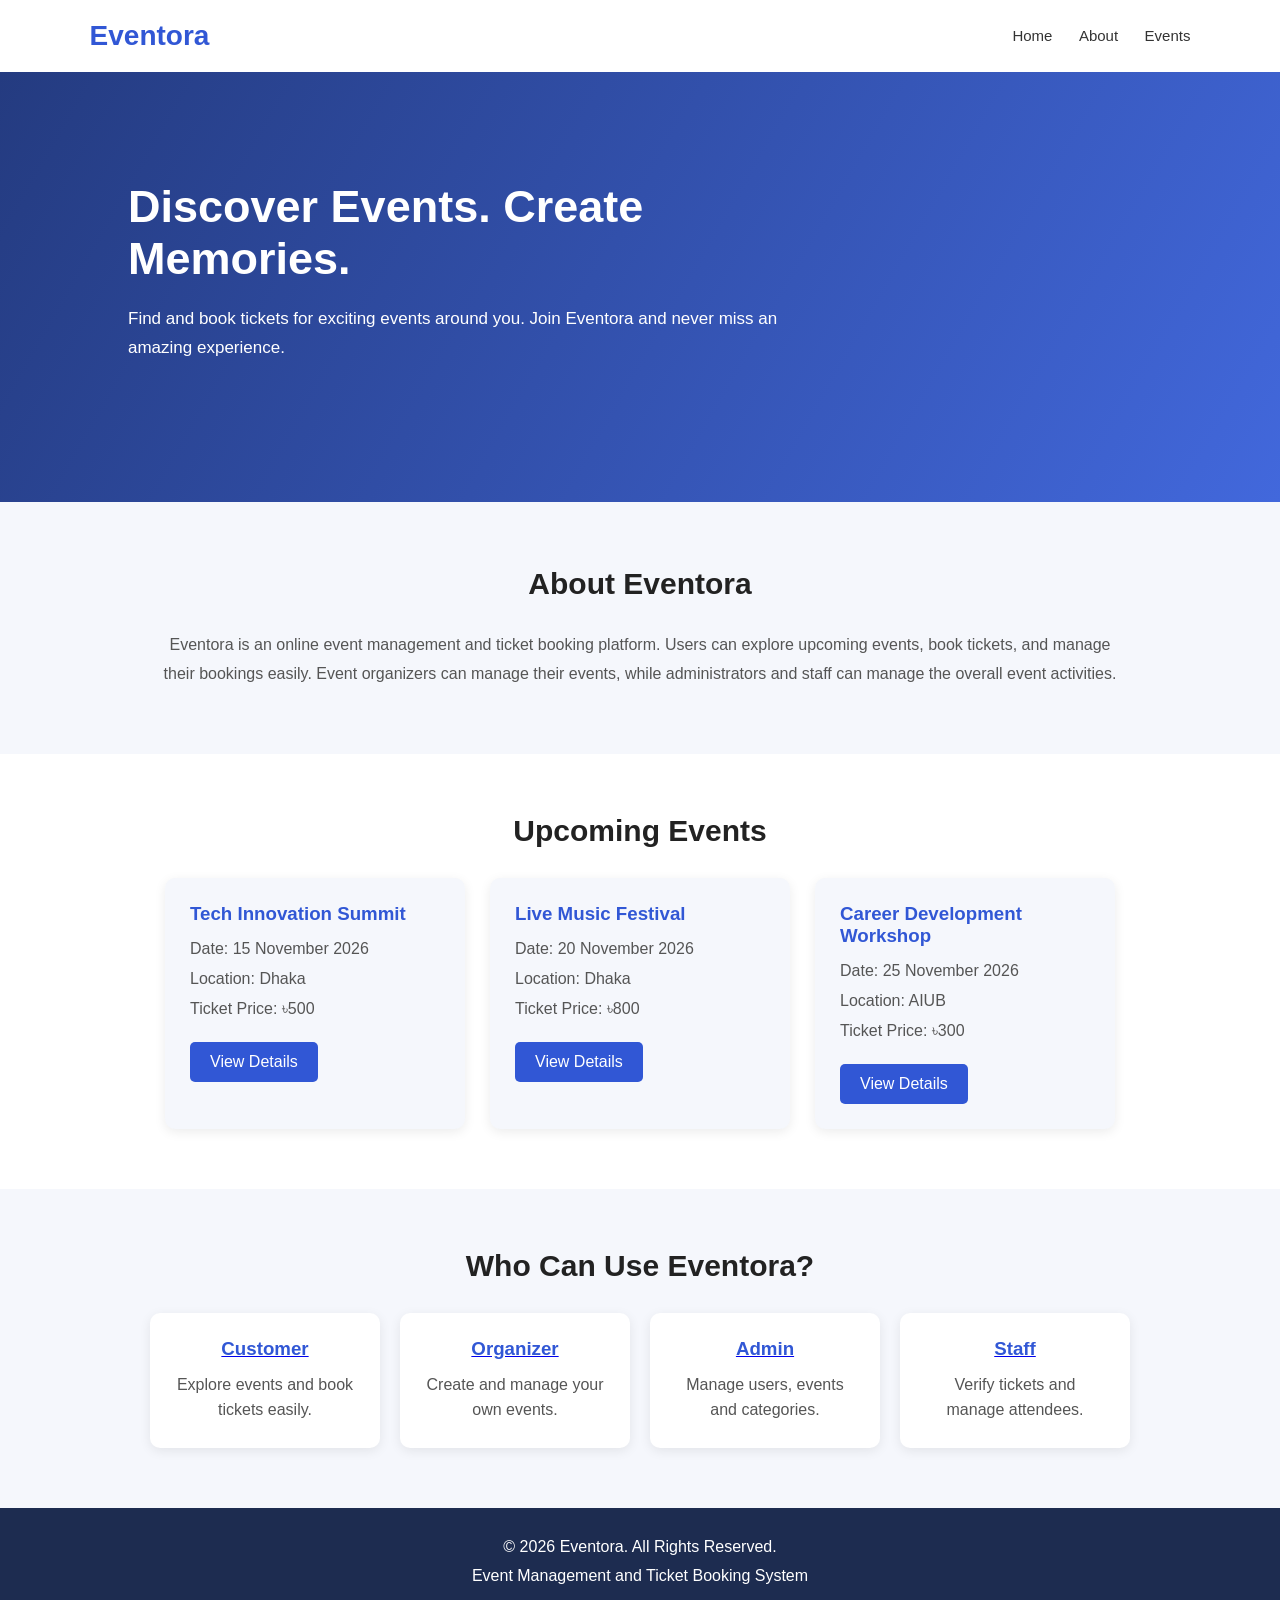
<file: mid/index.html>
<!DOCTYPE html>
<html lang="en">
<head>
    <meta charset="UTF-8">
    <meta name="viewport" content="width=device-width, initial-scale=1.0">

    <title>Eventora - Event Booking System</title>

    <link rel="stylesheet" href="css/home_style.css">
</head>

<body>

    
    <header>

        <div class="logo">
            <h2>Eventora</h2>
        </div>

        <nav>
            <a href="index.html">Home</a>
            <a href="#about">About</a>
            <a href="#events">Events</a>
        </nav>

    </header>


    
    <section class="hero">

        <div class="hero-content">

            <h1>Discover Events. Create Memories.</h1>

            <p>
                Find and book tickets for exciting events around you.
                Join Eventora and never miss an amazing experience.
            </p>

        </div>

    </section>


    
    <section class="about" id="about">

        <h2>About Eventora</h2>

        <p>
            Eventora is an online event management and ticket booking
            platform. Users can explore upcoming events, book tickets,
            and manage their bookings easily.

            Event organizers can manage their events, while administrators
            and staff can manage the overall event activities.
        </p>

    </section>


    
    <section class="events" id="events">

        <h2>Upcoming Events</h2>

        <div class="event-container">

            <div class="event-card">

                <h3>Tech Innovation Summit</h3>

                <p>Date: 15 November 2026</p>
                <p>Location: Dhaka</p>
                <p>Ticket Price: ৳500</p>

                <a href="login.html" class="btn">View Details</a>

            </div>


            <div class="event-card">

                <h3>Live Music Festival</h3>

                <p>Date: 20 November 2026</p>
                <p>Location: Dhaka</p>
                <p>Ticket Price: ৳800</p>

                <a href="login.html" class="btn">View Details</a>

            </div>


            <div class="event-card">

                <h3>Career Development Workshop</h3>

                <p>Date: 25 November 2026</p>
                <p>Location: AIUB</p>
                <p>Ticket Price: ৳300</p>

                <a href="login.html" class="btn">View Details</a>

            </div>

        </div>

    </section>


    
    <section class="roles">

        <h2>Who Can Use Eventora?</h2>

        <div class="role-container">

            
            <div class="role-card">

                <a href="customer_login.html">
                    <h3>Customer</h3>
                </a>

                <p>Explore events and book tickets easily.</p>

            </div>


            
            <div class="role-card">

                <a href="organizer.html">
                    <h3>Organizer</h3>
                </a>

                <p>Create and manage your own events.</p>

            </div>


            
            <div class="role-card">

                <a href="admin_login.html">
                    <h3>Admin</h3>
                </a>

                <p>Manage users, events and categories.</p>

            </div>


            
            <div class="role-card">

                <a href="staff_login.html">
                    <h3>Staff</h3>
                </a>

                <p>Verify tickets and manage attendees.</p>

            </div>

        </div>

    </section>


    
    <footer>

        <p>© 2026 Eventora. All Rights Reserved.</p>

        <p>Event Management and Ticket Booking System</p>

    </footer>

</body>
</html>
</file>
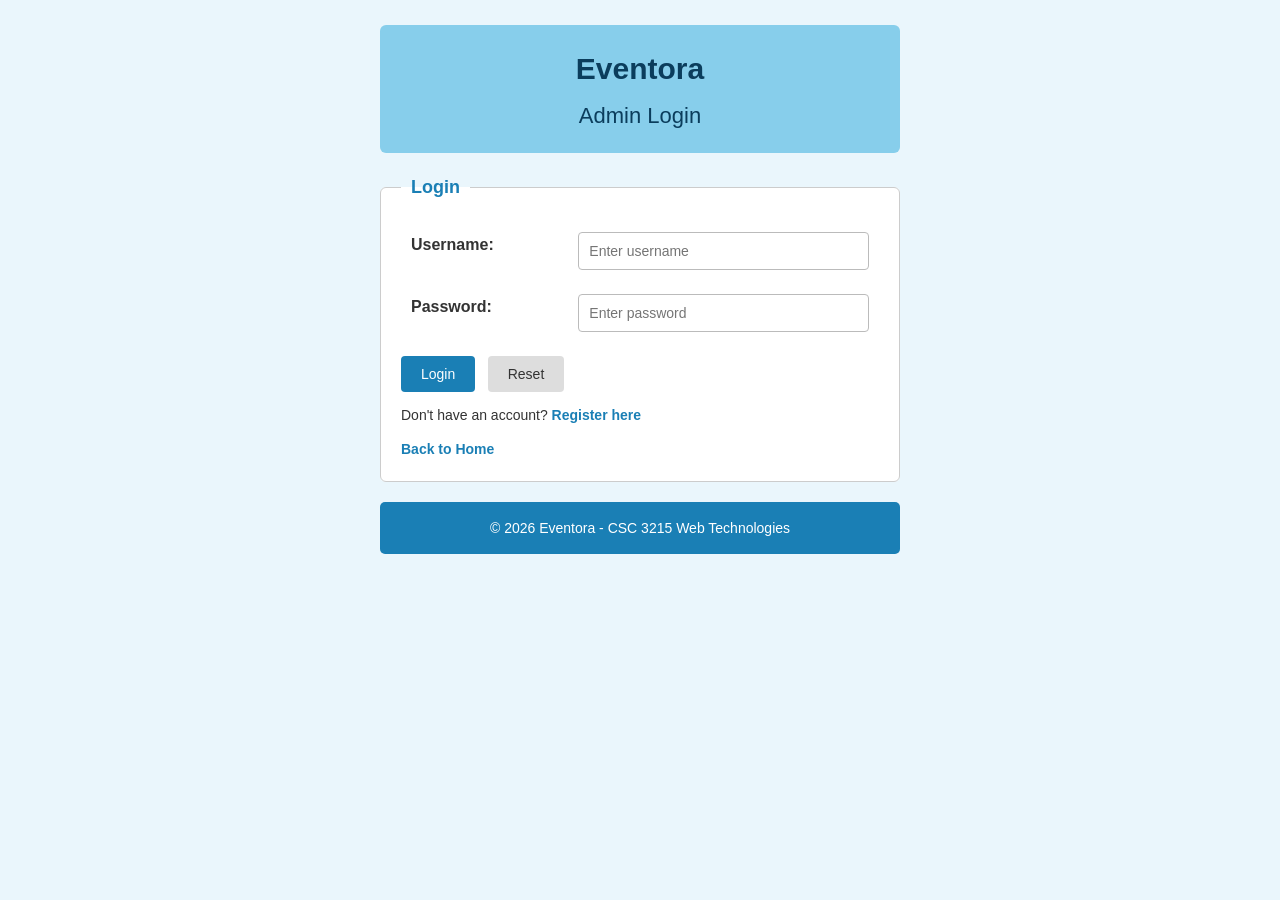
<file: mid/Admin.html>
<!DOCTYPE html>
<html lang="en-US">
    <head>
        <meta charset="UTF-8">
        <meta name="viewport" content="width=device-width, initial-scale=1.0">
        <title>Eventora Admin</title>
        <link rel="stylesheet" href="css/admin.css">
        <script src="js/admin.js"></script>
    </head>

    <body class="admin" onload="checkLogin()" onpageshow="if(event.persisted){checkLogin();}">

        <div class="header attached">
            <h1>Eventora</h1>
            <h2>Admin Dashboard</h2>
        </div>

        <div class="topnav">
            
            <a href="organizer.html">Organizer</a>
            <a href="staff.html">Staff</a>
            <a href="manager.html">Manager</a>
        </div>

        <div class="userbar">
            <span id="WelcomeText"></span>
        </div>

       
        <form onsubmit="return validateSummaryForm()" onreset="clearSummaryErrors()" novalidate>

            <fieldset>
                <legend>Summary</legend>
                <table>
                    <tr>
                        <td><label for="TotalUsers">Total Users:</label></td>
                        <td><input type="number" id="TotalUsers" placeholder="Enter total users">
                            <p class="error" id="UsersError"></p></td>
                    </tr>
                    <tr>
                        <td><label for="TotalEvents">Total Events:</label></td>
                        <td><input type="number" id="TotalEvents" placeholder="Enter total events">
                            <p class="error" id="EventsError"></p></td>
                    </tr>
                    <tr>
                        <td><label for="TotalBookings">Total Bookings:</label></td>
                        <td><input type="number" id="TotalBookings" placeholder="Enter total bookings">
                            <p class="error" id="BookingsError"></p></td>
                    </tr>
                </table>

                <p id="SummaryResult"></p>

                <input type="submit" id="updateSummary" value="Update Summary">
                <input type="reset" id="clearSummary" value="Clear">
            </fieldset>

        </form>

        <form onsubmit="return addCategory()" novalidate>

            <fieldset>
                <legend>Manage Categories</legend>
                <table>
                    <tr>
                        <td><label for="CategoryName">Category Name:</label></td>
                        <td><input type="text" id="CategoryName" placeholder="Enter your username">
                            <p class="error" id="CategoryError"></p></td>
                    </tr>
                </table>

                <input type="submit" id="addCategoryBtn" value="Add Category">

                <p id="CategoryMessage"></p>

                <table id="categoryList" border="1">
                    <tr>
                        <th>Category</th>
                        <th>Action</th>
                    </tr>
                    <tr>
                        <td>Concert</td>
                        <td><button type="button" class="deleteBtn" onclick="deleteCategory(this)">Delete</button></td>
                    </tr>
                    <tr>
                        <td>Conference</td>
                        <td><button type="button" class="deleteBtn" onclick="deleteCategory(this)">Delete</button></td>
                    </tr>
                    <tr>
                        <td>Workshop</td>
                        <td><button type="button" class="deleteBtn" onclick="deleteCategory(this)">Delete</button></td>
                    </tr>
                </table>
            </fieldset>

        </form>

        <div class="logout-row">
            <input type="button" id="logoutBtn" value="Logout" onclick="logout()">
        </div>

        <div class="footer">
            <h5>&copy; 2026 Eventora - CSC 3215 Web Technologies</h5>
        </div>
    </body>
</html>
</file>
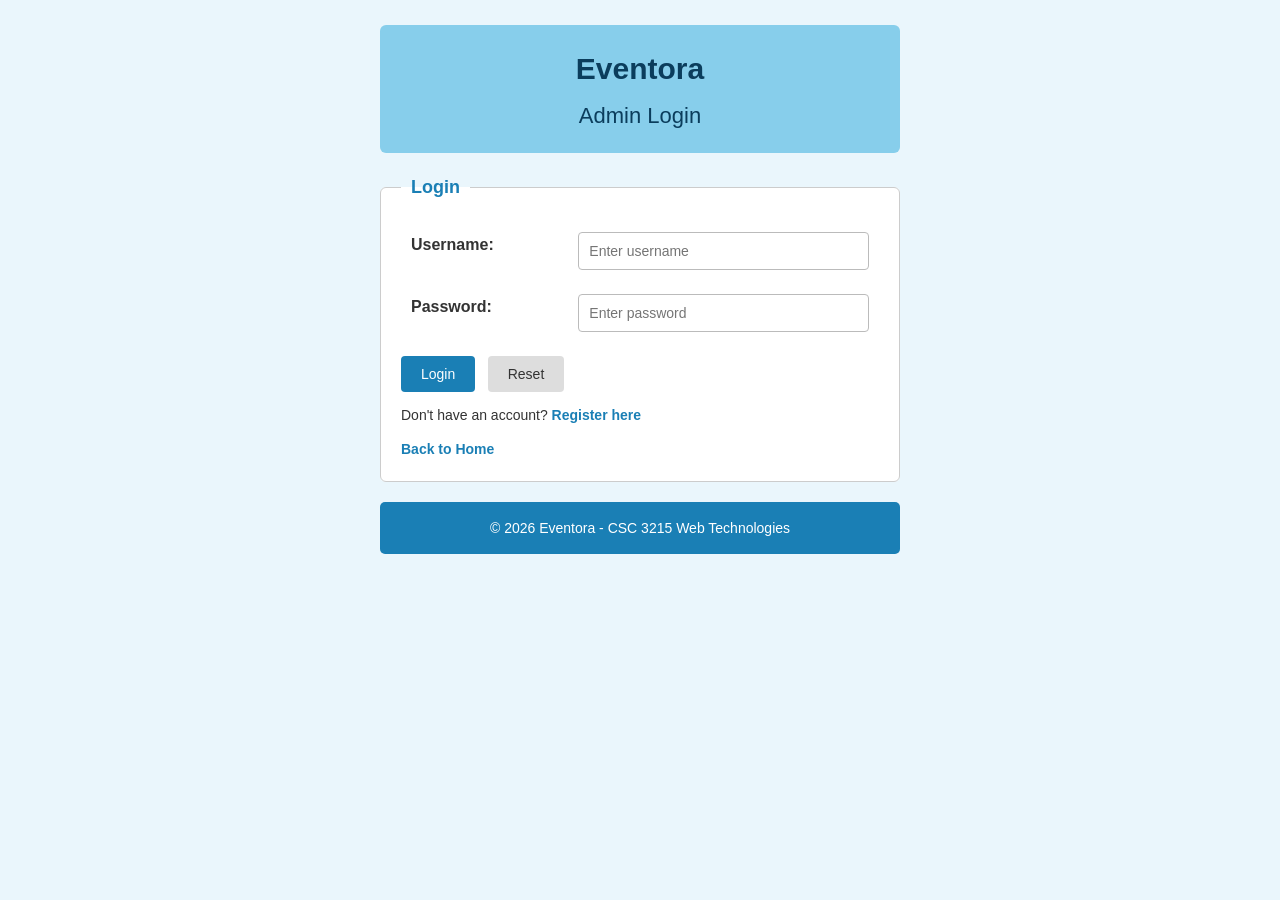
<file: mid/admin_login.html>
<!DOCTYPE html>
<html lang="en-US">
    <head>
        <meta charset="UTF-8">
        <meta name="viewport" content="width=device-width, initial-scale=1.0">
        <title>Eventora Admin Login</title>
        <link rel="stylesheet" href="css/admin_login.css">
        <script src="js/admin_login.js"></script>
    </head>

    <body class="admin">

        <div class="header">
            <h1>Eventora</h1>
            <h2>Admin Login</h2>
        </div>

        
        <form class="narrow" onsubmit="return validateLogin()" onreset="clearLoginErrors()" novalidate>

            <fieldset>
                <legend>Login</legend>
                <table>
                    <tr>
                        <td><label for="LoginUserName">Username:</label></td>
                        <td><input type="text" id="LoginUserName" placeholder="Enter username">
                            <p class="error" id="LoginUserNameError"></p></td>
                    </tr>
                    <tr>
                        <td><label for="LoginPassword">Password:</label></td>
                        <td><input type="password" id="LoginPassword" placeholder="Enter password">
                            <p class="error" id="LoginPasswordError"></p></td>
                    </tr>
                </table>

                <p id="LoginResult"></p>

                <input type="submit" id="loginBtn" value="Login">
                <input type="reset" id="resetBtn" value="Reset">

                <p class="link-row">Don't have an account? <a href="admin_registration.html">Register here</a></p>
                <p class="link-row"><a href="index.html">Back to Home</a></p>
            </fieldset>

        </form>

        <div class="footer">
            <h5>&copy; 2026 Eventora - CSC 3215 Web Technologies</h5>
        </div>
    </body>
</html>
</file>
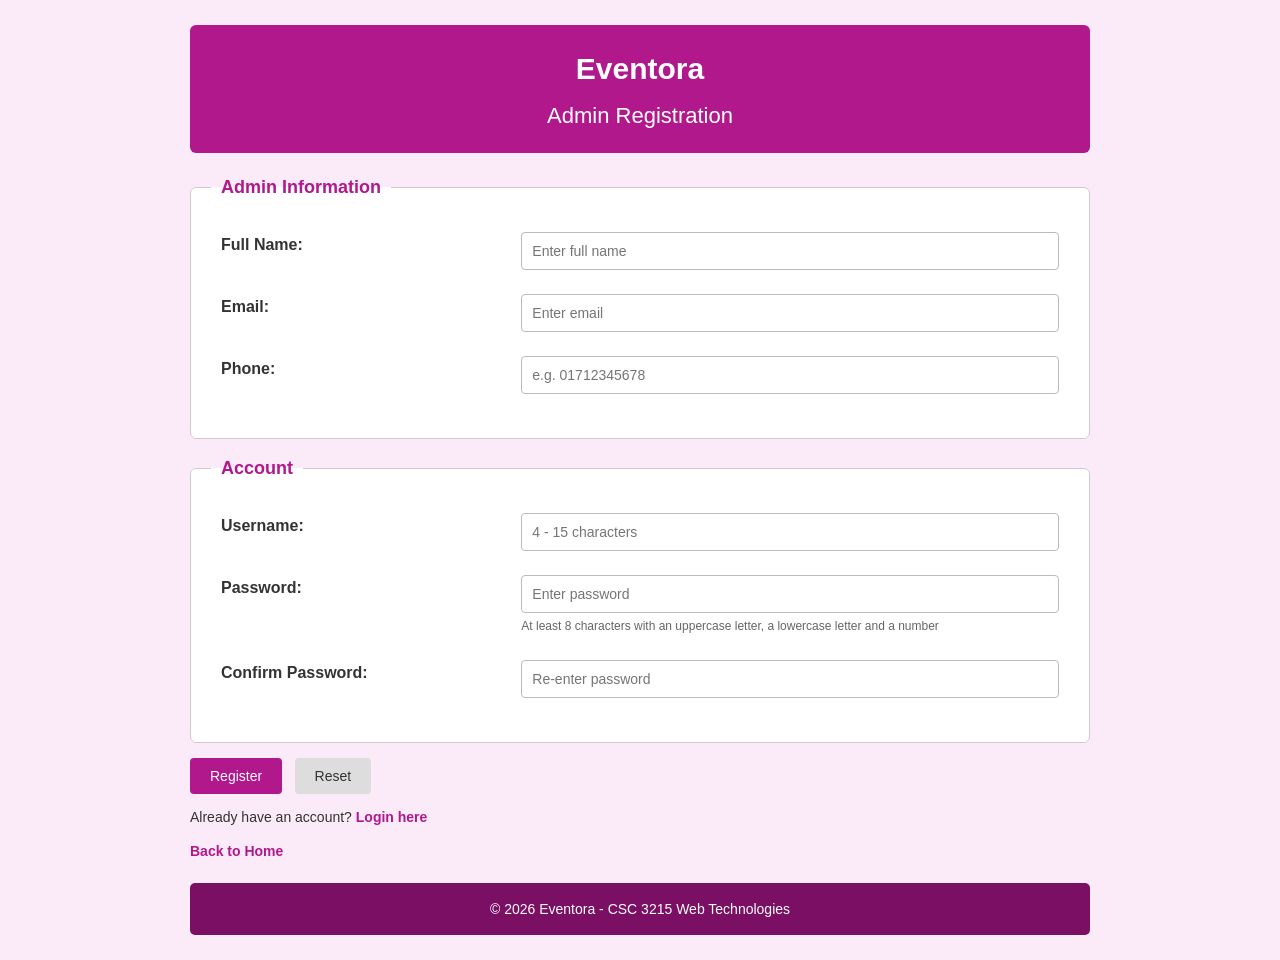
<file: mid/admin_registration.html>
<!DOCTYPE html>
<html lang="en-US">
    <head>
        <meta charset="UTF-8">
        <meta name="viewport" content="width=device-width, initial-scale=1.0">
        <title>Eventora Admin Registration</title>
        <link rel="stylesheet" href="css/admin_registration.css">
        <script src="js/admin_registration.js"></script>
    </head>

    <body class="admin">

        <div class="header">
            <h1>Eventora</h1>
            <h2>Admin Registration</h2>
        </div>

       
        <form onsubmit="return validateRegistration()" onreset="clearRegisterErrors()" novalidate>

            <fieldset>
                <legend>Admin Information</legend>
                <table>
                    <tr>
                        <td><label for="FullName">Full Name:</label></td>
                        <td><input type="text" id="FullName" placeholder="Enter full name">
                            <p class="error" id="FullNameError"></p></td>
                    </tr>
                    <tr>
                        <td><label for="AdminEmail">Email:</label></td>
                        <td><input type="email" id="AdminEmail" placeholder="Enter email">
                            <p class="error" id="EmailError"></p></td>
                    </tr>
                    <tr>
                        <td><label for="AdminPhone">Phone:</label></td>
                        <td><input type="tel" id="AdminPhone" placeholder="e.g. 01712345678">
                            <p class="error" id="PhoneError"></p></td>
                    </tr>
                </table>
            </fieldset>

            <fieldset>
                <legend>Account</legend>
                <table>
                    <tr>
                        <td><label for="RegUserName">Username:</label></td>
                        <td><input type="text" id="RegUserName" placeholder="4 - 15 characters">
                            <p class="error" id="RegUserNameError"></p></td>
                    </tr>
                    <tr>
                        <td><label for="RegPassword">Password:</label></td>
                        <td><input type="password" id="RegPassword" placeholder="Enter password">
                            <p class="hint">At least 8 characters with an uppercase letter, a lowercase letter and a number</p>
                            <p class="error" id="RegPasswordError"></p></td>
                    </tr>
                    <tr>
                        <td><label for="ConfirmPassword">Confirm Password:</label></td>
                        <td><input type="password" id="ConfirmPassword" placeholder="Re-enter password">
                            <p class="error" id="ConfirmError"></p></td>
                    </tr>
                </table>
            </fieldset>

            <p id="RegisterResult"></p>

            <input type="submit" id="registerBtn" value="Register">
            <input type="reset" id="resetBtn" value="Reset">

            <p class="link-row">Already have an account? <a href="admin_login.html">Login here</a></p>
            <p class="link-row"><a href="index.html">Back to Home</a></p>
        </form>

        <div class="footer">
            <h5>&copy; 2026 Eventora - CSC 3215 Web Technologies</h5>
        </div>
    </body>
</html>
</file>
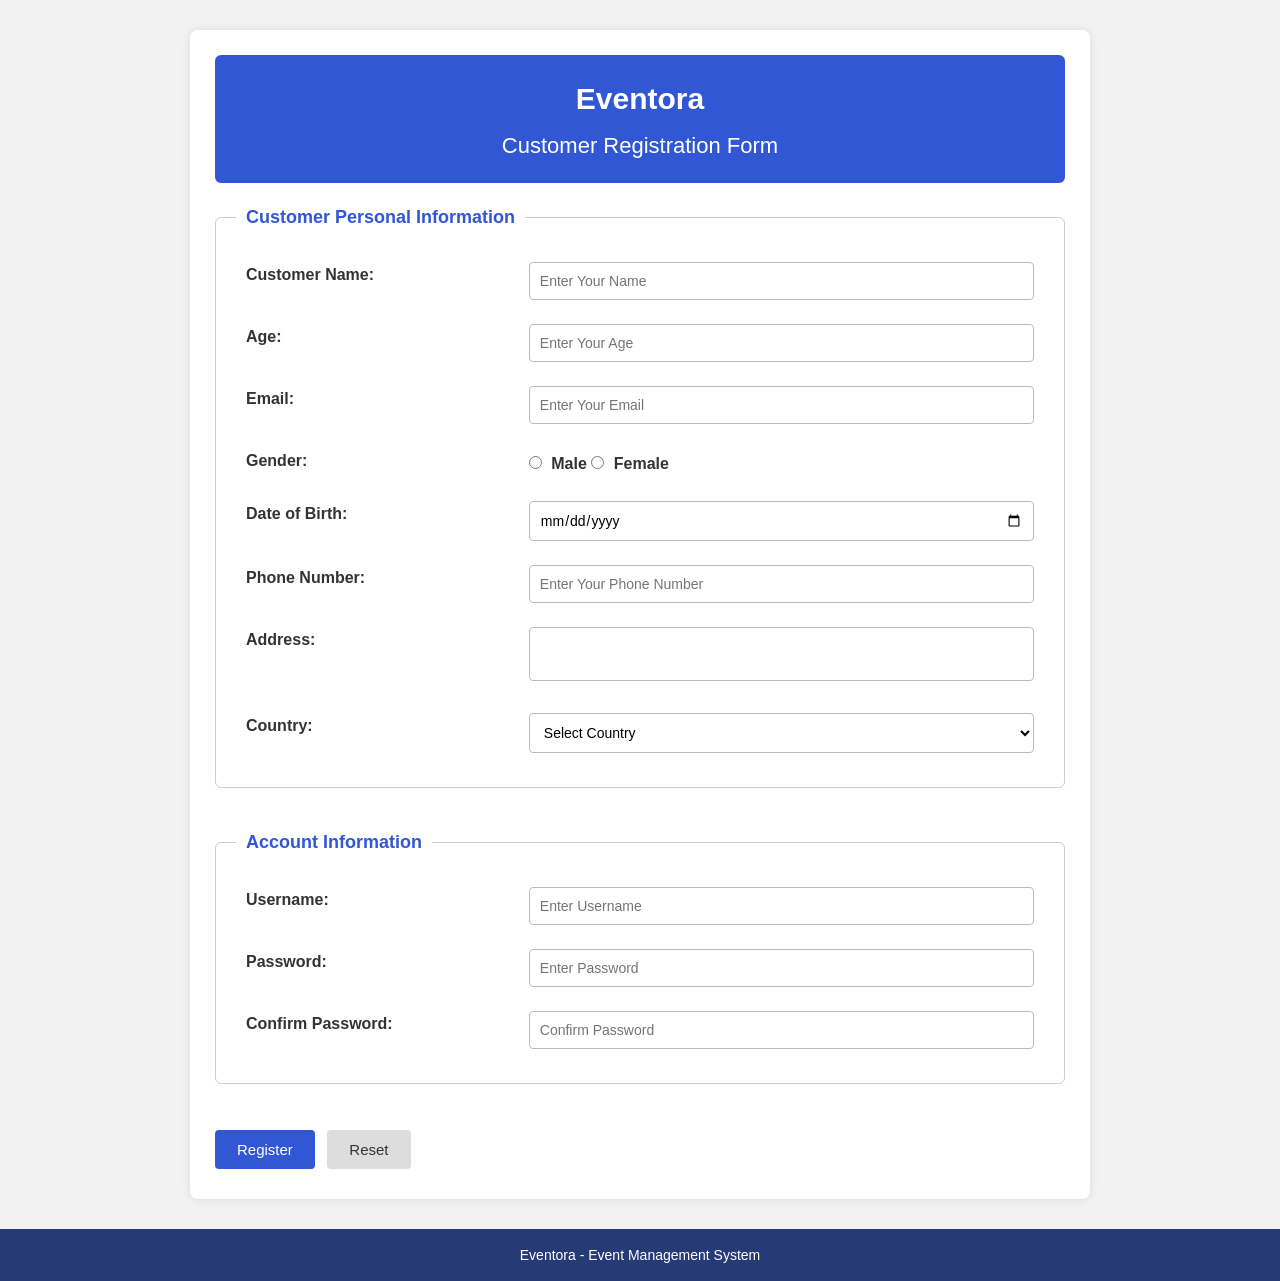
<file: mid/customer.html>
<!DOCTYPE html>
<html lang="en-US">
<head>
    <meta charset="UTF-8">
    <meta name="viewport" content="width=device-width, initial-scale=1.0">

    <link rel="stylesheet" href="css/customer_style.css">
    <script src="js/customer_script.js" defer></script>

    <title>Eventora - Customer Registration Form</title>
</head>

<body>

    <div class="container">

        <div class="header">
            <h1>Eventora</h1>
            <h2>Customer Registration Form</h2>
        </div>

        <form id="registrationForm" onsubmit="return collect_data()">

            <fieldset>
                <legend>Customer Personal Information</legend>

                <table>
                    <tr>
                        <td>
                            <label for="customerName">Customer Name:</label>
                        </td>
                        <td>
                            <input type="text" name="customerName" id="customerName" placeholder="Enter Your Name">
                            <p id="NameError"></p>
                        </td>
                    </tr>

                    <tr>
                        <td>
                            <label for="customerAge">Age:</label>
                        </td>
                        <td>
                            <input type="number" name="customerAge" id="customerAge" placeholder="Enter Your Age">
                            <p id="AgeError"></p>
                        </td>
                    </tr>

                    <tr>
                        <td>
                            <label for="customerEmail">Email:</label>
                        </td>
                        <td>
                            <input type="text" name="customerEmail" id="customerEmail" placeholder="Enter Your Email">
                            <p id="EmailError"></p>
                        </td>
                    </tr>

                    <tr>
                        <td>
                            <label>Gender:</label>
                        </td>
                        <td>
                            <input type="radio" name="gender" id="Male" value="Male">
                            <label for="Male">Male</label>

                            <input type="radio" name="gender" id="Female" value="Female">
                            <label for="Female">Female</label>

                            <p id="GenderError"></p>
                        </td>
                    </tr>

                    <tr>
                        <td>
                            <label for="DOB">Date of Birth:</label>
                        </td>
                        <td>
                            <input type="date" name="DOB" id="DOB">
                            <p id="DOBError"></p>
                        </td>
                    </tr>

                    <tr>
                        <td>
                            <label for="Phone">Phone Number:</label>
                        </td>
                        <td>
                            <input type="tel" name="Phone" id="Phone" placeholder="Enter Your Phone Number">
                            <p id="PhoneError"></p>
                        </td>
                    </tr>

                    <tr>
                        <td>
                            <label for="Address">Address:</label>
                        </td>
                        <td>
                            <textarea id="Address" for="Address"  style="resize: none;"> </textarea>
                            <p id="AddressError"></p>
                        </td>
                    </tr>

                    <tr>
                        <td>
                            <label for="Country">Country:</label>
                        </td>
                        <td>
                            <select name="Country" id="Country">
                                <option value="">Select Country</option>
                                <option value="Bangladesh">Bangladesh</option>
                                <option value="USA">USA</option>
                                <option value="UK">UK</option>
                                <option value="Australia">Australia</option>
                                <option value="Japan">Japan</option>
                            </select>
                            <p id="CountryError"></p>
                        </td>
                    </tr>
                </table>
            </fieldset>

            <br>

            <fieldset>
                <legend>Account Information</legend>

                <table>
                    <tr>
                        <td>
                            <label for="username">Username:</label>
                        </td>
                        <td>
                            <input type="text" name="username" id="username" placeholder="Enter Username">
                            <p id="UsernameError"></p>
                        </td>
                    </tr>

                    <tr>
                        <td>
                            <label for="password">Password:</label>
                        </td>
                        <td>
                            <input type="password" name="password" id="password" placeholder="Enter Password">
                            <p id="PasswordError"></p>
                        </td>
                    </tr>

                    <tr>
                        <td>
                            <label for="confirmPassword">Confirm Password:</label>
                        </td>
                        <td>
                            <input type="password" name="confirmPassword" id="confirmPassword" placeholder="Confirm Password">
                            <p id="ConfirmPasswordError"></p>
                        </td>
                    </tr>
                </table>
            </fieldset>

            <br>

            <input type="submit" id="submit" value="Register">
            <input type="reset" id="reset" value="Reset">

        </form>

    </div>

    <div class="footer">
        <h5>Eventora - Event Management System</h5>
    </div>

</body>
</html>
</file>
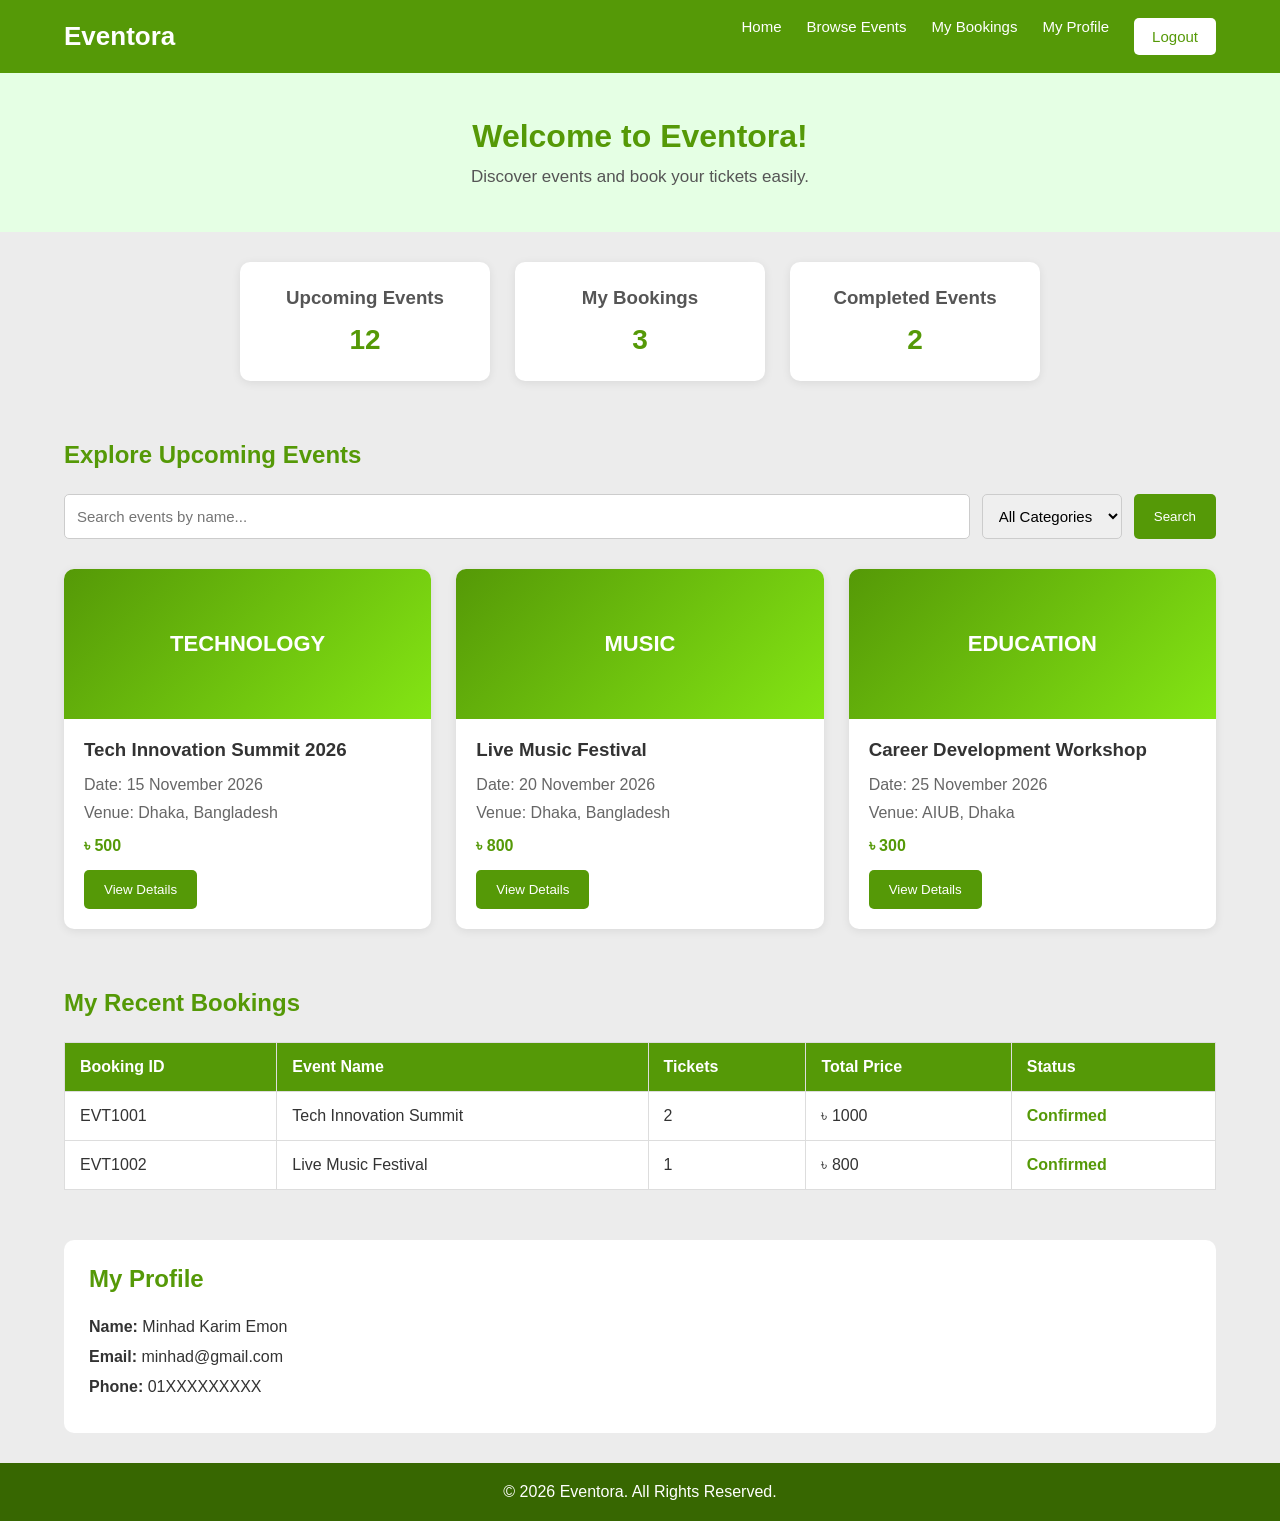
<file: mid/customer_dashboard.html>
<!DOCTYPE html>
<html lang="en">
<head>
    <meta charset="UTF-8">
    <meta name="viewport" content="width=device-width, initial-scale=1.0">
    <title>Eventora - Customer Dashboard</title>

    <link rel="stylesheet" href="css/customer_dashboard.css">
</head>

<body>

    
    <header>
        <div class="logo">Eventora</div>

        <nav>
            <a href="index.html">Home</a>
            <a href="#events">Browse Events</a>
            <a href="#bookings">My Bookings</a>
            <a href="#profile">My Profile</a>
            

        <a href="customer_login.html" class="logout-btn">Logout</a>
    </header>

    
    <section class="welcome">
        <h1>Welcome to Eventora!</h1>
        <p>Discover events and book your tickets easily.</p>
    </section>

    
    <section class="summary">
        <div class="summary-card">
            <h3>Upcoming Events</h3>
            <p>12</p>
        </div>

        <div class="summary-card">
            <h3>My Bookings</h3>
            <p>3</p>
        </div>

        <div class="summary-card">
            <h3>Completed Events</h3>
            <p>2</p>
        </div>
    </section>

    
    <section class="events-section" id="events">

        <h2>Explore Upcoming Events</h2>

        <div class="search-area">
            <input type="text" placeholder="Search events by name...">

            <select>
                <option value="">All Categories</option>
                <option>Technology</option>
                <option>Music</option>
                <option>Sports</option>
                <option>Education</option>
            </select>

            <button type="button">Search</button>
        </div>

        
        <div class="event-container">

            <div class="event-card">
                <div class="event-image tech">
                    <span>TECHNOLOGY</span>
                </div>

                <div class="event-info">
                    <h3>Tech Innovation Summit 2026</h3>
                    <p>Date: 15 November 2026</p>
                    <p>Venue: Dhaka, Bangladesh</p>
                    <h4>৳ 500</h4>
                    <button type="button">View Details</button>
                </div>
            </div>

            <div class="event-card">
                <div class="event-image music">
                    <span>MUSIC</span>
                </div>

                <div class="event-info">
                    <h3>Live Music Festival</h3>
                    <p>Date: 20 November 2026</p>
                    <p>Venue: Dhaka, Bangladesh</p>
                    <h4>৳ 800</h4>
                    <button type="button">View Details</button>
                </div>
            </div>

            <div class="event-card">
                <div class="event-image education">
                    <span>EDUCATION</span>
                </div>

                <div class="event-info">
                    <h3>Career Development Workshop</h3>
                    <p>Date: 25 November 2026</p>
                    <p>Venue: AIUB, Dhaka</p>
                    <h4>৳ 300</h4>
                    <button type="button">View Details</button>
                </div>
            </div>

        </div>
    </section>

    
    <section class="booking-section" id="bookings">
        <h2>My Recent Bookings</h2>

        <table>
            <tr>
                <th>Booking ID</th>
                <th>Event Name</th>
                <th>Tickets</th>
                <th>Total Price</th>
                <th>Status</th>
            </tr>

            <tr>
                <td>EVT1001</td>
                <td>Tech Innovation Summit</td>
                <td>2</td>
                <td>৳ 1000</td>
                <td class="confirmed">Confirmed</td>
            </tr>

            <tr>
                <td>EVT1002</td>
                <td>Live Music Festival</td>
                <td>1</td>
                <td>৳ 800</td>
                <td class="confirmed">Confirmed</td>
            </tr>
        </table>
    </section>

    
    <section class="profile-section" id="profile">
        <h2>My Profile</h2>
        <p><strong>Name:</strong> Minhad Karim Emon</p>
        <p><strong>Email:</strong> minhad@gmail.com</p>
        <p><strong>Phone:</strong> 01XXXXXXXXX</p>
    </section>

    
    <footer>
        <p>&copy; 2026 Eventora. All Rights Reserved.</p>
    </footer>

</body>
</html>
</file>
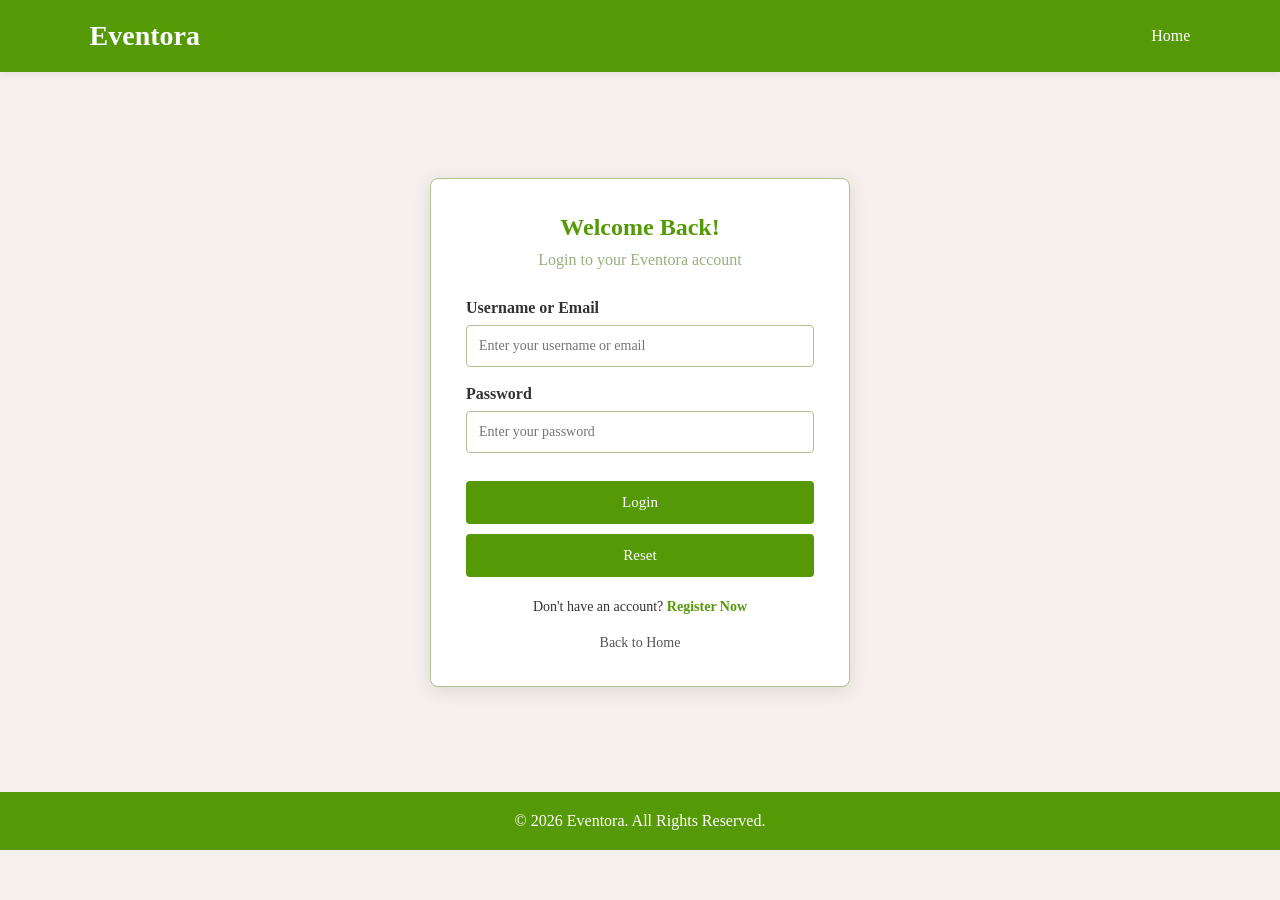
<file: mid/customer_login.html>
<!DOCTYPE html>
<html lang="en">
<head>
    <meta charset="UTF-8">
    <meta name="viewport" content="width=device-width, initial-scale=1.0">

    <title>Login - Eventora</title>

    <link rel="stylesheet" href="css/customer_login.css">
    <script src="js/customer_login.js" defer></script>
</head>

<body>

    
    <header>
        <div class="logo">
            <h2>Eventora</h2>
        </div>

        <nav class="nav-links">
            <a href="index.html">Home</a>
        </nav>
    </header>


    
    <section class="login-section">

        <div class="login-container">

            <h1>Welcome Back!</h1>
            <p class="subtitle">Login to your Eventora account</p>

            <form id="loginForm" onsubmit="return customerLoginUser()">

                <div class="form-group">
                    <label for="username">Username or Email</label>

                    <input type="text" id="username"
                    placeholder="Enter your username or email">

                    <p class="error" id="usernameError"></p>
                </div>


                <div class="form-group">
                    <label for="password">Password</label>

                    <input type="password" id="password"
                    placeholder="Enter your password">

                    <p class="error" id="passwordError"></p>
                </div>

                <p class="error" id="loginError"></p>

                <button type="submit" class="login-btn">
                    Login
                </button>

                <button type="reset" class="login-btn" onclick="resetForm()">
                 Reset
                </button>

                <p class="register-link">
                    Don't have an account?
                    <a href="customer_registration.html">Register Now</a>
                </p>

            </form>

            <a href="index.html" class="back-home">Back to Home</a>

        </div>

    </section>


    
    <footer>
        <p>© 2026 Eventora. All Rights Reserved.</p>
    </footer>

</body>
</html>
</file>
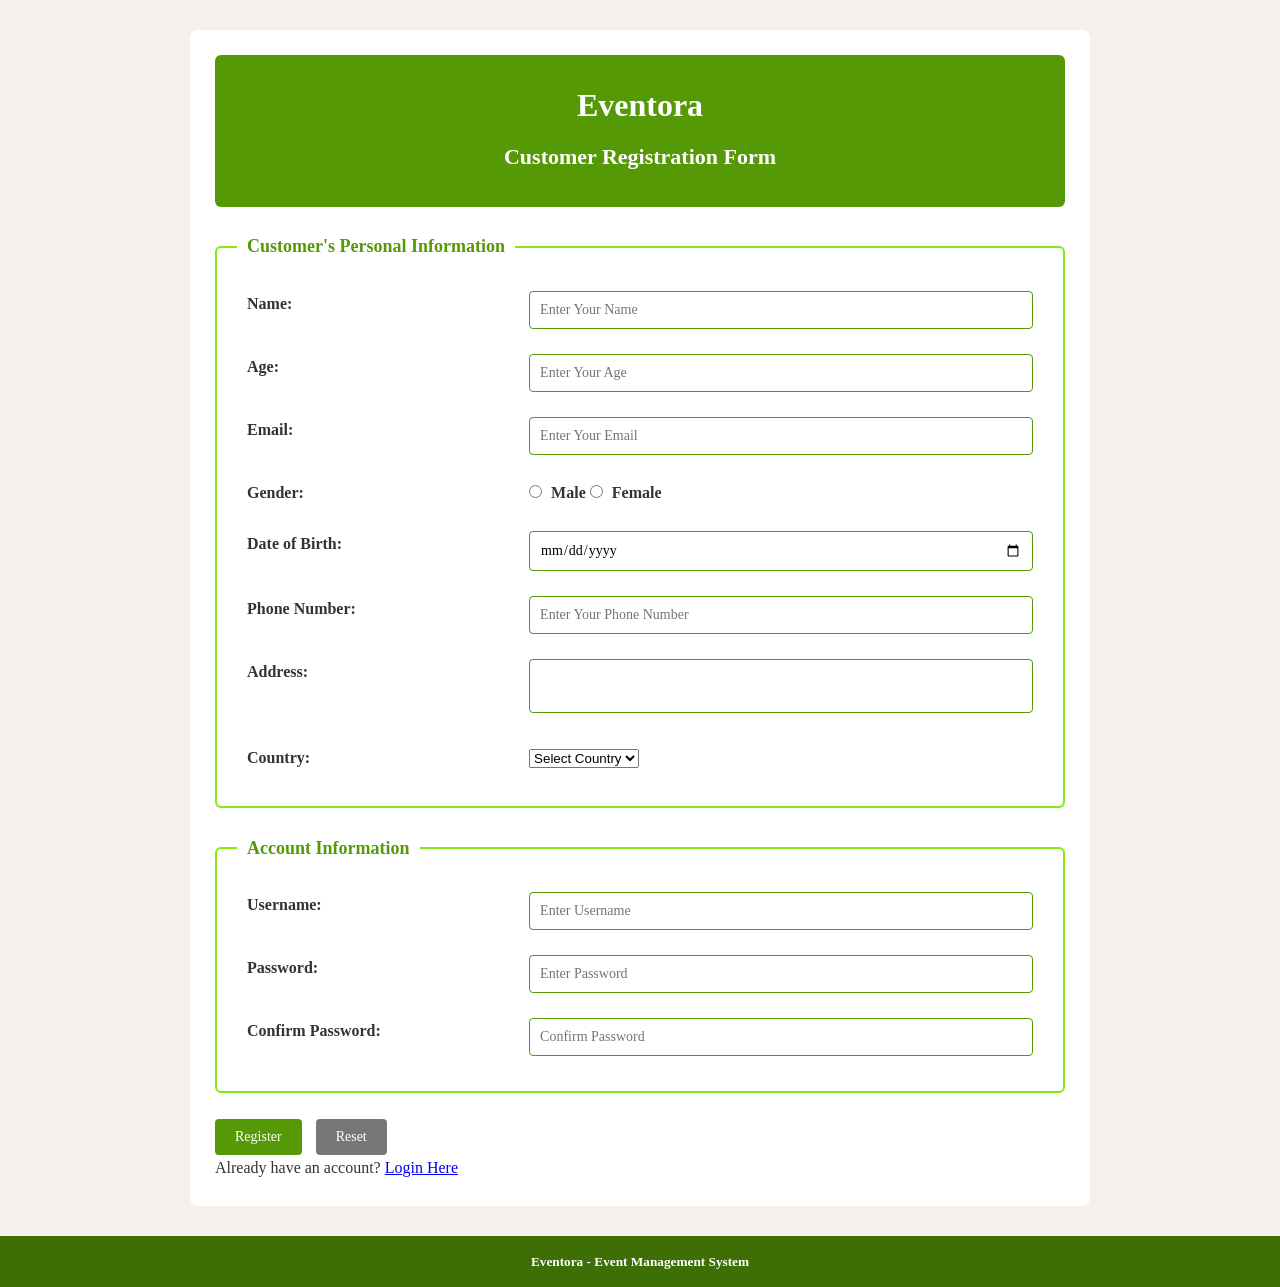
<file: mid/customer_registration.html>
<!DOCTYPE html>
<html lang="en-US">
<head>
    <meta charset="UTF-8">
    <meta name="viewport" content="width=device-width, initial-scale=1.0">

    <link rel="stylesheet" href="css/customer_registration.css">
    <script src="js/customer_registration.js" defer></script>

    <title>Eventora - Customer Registration Form</title>
</head>

<body>

    <div class="container">

        <div class="header">
            <h1>Eventora</h1>
            <h2>Customer Registration Form</h2>
        </div>

        <form id="customerregistrationForm" onsubmit="return collect_data()">

            <fieldset>
                <legend>Customer's Personal Information</legend>

                <table>
                    <tr>
                        <td>
                            <label for="Name"> Name:</label>
                        </td>
                        <td>
                            <input type="text" name="Name" id="Name" placeholder="Enter Your Name">
                            <p id="NameError"></p>
                        </td>
                    </tr>

                    <tr>
                        <td>
                            <label for="Age">Age:</label>
                        </td>
                        <td>
                            <input type="number" name="Age" id="Age" placeholder="Enter Your Age">
                            <p id="AgeError"></p>
                        </td>
                    </tr>

                    <tr>
                        <td>
                            <label for="Email">Email:</label>
                        </td>
                        <td>
                            <input type="text" name="Email" id="Email" placeholder="Enter Your Email">
                            <p id="EmailError"></p>
                        </td>
                    </tr>

                    <tr>
                        <td>
                            <label>Gender:</label>
                        </td>
                        <td>
                            <input type="radio" name="gender" id="Male" value="Male">
                            <label for="Male">Male</label>

                            <input type="radio" name="gender" id="Female" value="Female">
                            <label for="Female">Female</label>

                            <p id="GenderError"></p>
                        </td>
                    </tr>

                    <tr>
                        <td>
                            <label for="DOB">Date of Birth:</label>
                        </td>
                        <td>
                            <input type="date" name="DOB" id="DOB">
                            <p id="DOBError"></p>
                        </td>
                    </tr>

                    <tr>
                        <td>
                            <label for="Phone">Phone Number:</label>
                        </td>
                        <td>
                            <input type="tel" name="Phone" id="Phone" placeholder="Enter Your Phone Number">
                            <p id="PhoneError"></p>
                        </td>
                    </tr>

                    <tr>
                        <td>
                            <label for="Address">Address:</label>
                        </td>
                        <td>
                            <textarea id="Address" for="Address"  style="resize: none;"> </textarea>
                            <p id="AddressError"></p>
                        </td>
                    </tr>

                    <tr>
                        <td>
                            <label for="Country">Country:</label>
                        </td>
                        <td>
                            <select name="Country" id="Country">
                                <option value="">Select Country</option>
                                <option value="Bangladesh">Bangladesh</option>
                                <option value="USA">USA</option>
                                <option value="UK">UK</option>
                                <option value="Australia">Australia</option>
                                <option value="Japan">Japan</option>
                            </select>
                            <p id="CountryError"></p>
                        </td>
                    </tr>
                </table>
            </fieldset>

            <br>

            <fieldset>
                <legend>Account Information</legend>

                <table>
                    <tr>
                        <td>
                            <label for="username">Username:</label>
                        </td>
                        <td>
                            <input type="text" name="username" id="username" placeholder="Enter Username">
                            <p id="UsernameError"></p>
                        </td>
                    </tr>

                    <tr>
                        <td>
                            <label for="password">Password:</label>
                        </td>
                        <td>
                            <input type="password" name="password" id="password" placeholder="Enter Password">
                            <p id="PasswordError"></p>
                        </td>
                    </tr>

                    <tr>
                        <td>
                            <label for="confirmPassword">Confirm Password:</label>
                        </td>
                        <td>
                            <input type="password" name="confirmPassword" id="confirmPassword" placeholder="Confirm Password">
                            <p id="ConfirmPasswordError"></p>
                        </td>
                    </tr>
                </table>
            </fieldset>

            <br>

            <input type="submit" id="submit" value="Register">
            <input type="reset" id="reset" value="Reset" onclick="resetForm()">

        </form>
        <p class="login-link">
            Already have an account?
            <a href="customer_login.html">Login Here</a>
        </p>

    </div>

    <div class="footer">
        <h5>Eventora - Event Management System</h5>
    </div>

</body>
</html>
</file>
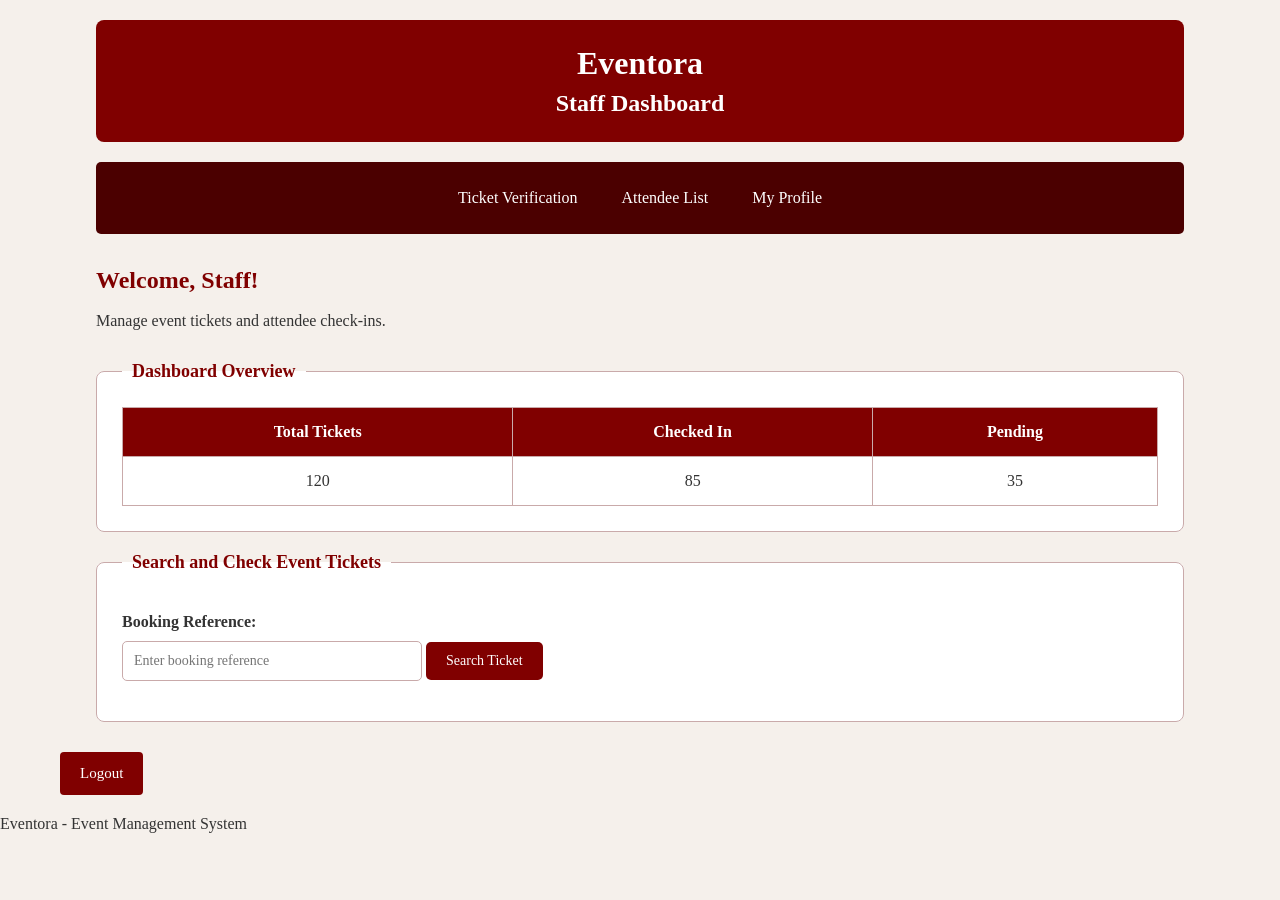
<file: mid/staff.html>
<!DOCTYPE html>
<html lang="en-US">

<head>
    <meta charset="UTF-8">
    <meta name="viewport" content="width=device-width, initial-scale=1.0">

    <title>Eventora - Staff Dashboard</title>

    <link rel="stylesheet" href="css/staff_style.css">
    <script src="js/staff_script.js" defer></script>
</head>

<body class="staff">

    <div class="header">
        <h1>Eventora</h1>
        <h2>Staff Dashboard</h2>
    </div>

    <div class="topnav">
        <a href="ticket.html">Ticket Verification</a>
        <a href="attendees.html">Attendee List</a>
        <a href="profile.html">My Profile</a>
       </div>


    <div class="welcome">
        <h2>Welcome, Staff!</h2>
        <p>Manage event tickets and attendee check-ins.</p>
    </div>


    <fieldset>
        <legend>Dashboard Overview</legend>

        <table>
            <tr>
                <th>Total Tickets</th>
                <th>Checked In</th>
                <th>Pending</th>
            </tr>

            <tr>
                <td>120</td>
                <td>85</td>
                <td>35</td>
            </tr>
        </table>
    </fieldset>


    <fieldset>
        <legend>Search and Check Event Tickets</legend>

        <form id="searchForm">

            <label for="bookingRef">Booking Reference:</label>

            <input type="text" id="bookingRef"  placeholder="Enter booking reference">
            <button type="submit">Search Ticket</button>

        </form>

        <p id="message"></p>

        <div id="ticketDetails" hidden>

            <h3>Ticket Information</h3>

            <p><strong>Booking Reference:</strong> <span id="displayRef"></span></p>

            <p><strong>Attendee Name:</strong> <span id="attendeeName"></span></p>

            <p><strong>Event Name:</strong> <span id="eventName"></span></p>

            <p><strong>Ticket Quantity:</strong> <span id="ticketQuantity"></span></p>

            <p><strong>Check-in Status:</strong> <span id="checkInStatus"></span></p>

            <button type="button" id="checkInBtn">Check In</button>

        </div>

    </fieldset>
    
    <button class="logout-btn" onclick="logout()">Logout</button>

    <div class="footer">
        <p>Eventora - Event Management System</p>
    </div>

</body>
</html>
</file>
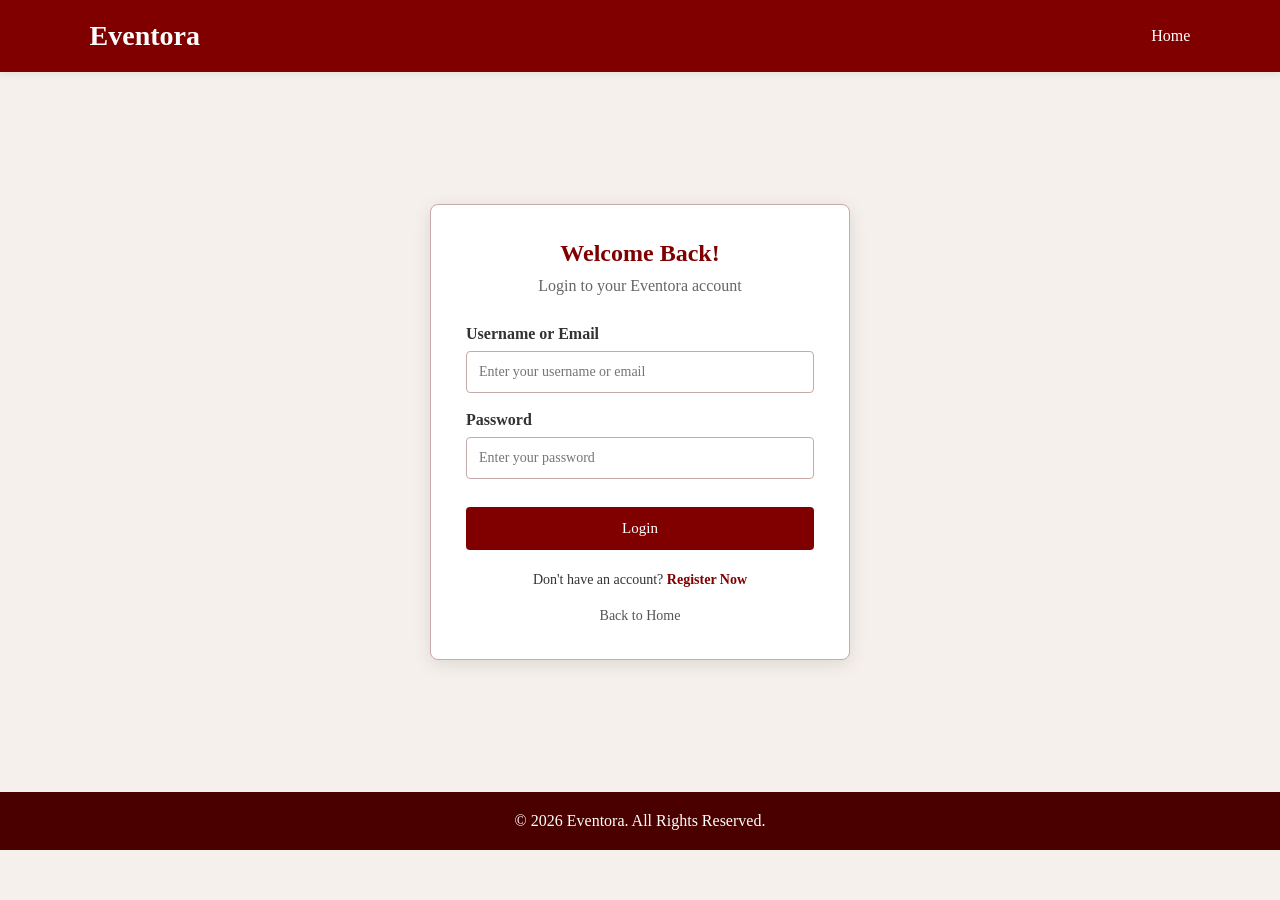
<file: mid/staff_login.html>
<!DOCTYPE html>
<html lang="en">
<head>
    <meta charset="UTF-8">
    <meta name="viewport" content="width=device-width, initial-scale=1.0">
    <title>Login - Eventora</title>
    <link rel="stylesheet" href="css/staff_login.css">
    <script src="js/staff_login.js" defer></script>
</head>

<body>
    <form onsubmit="return staffLoginUser()">
    <header>
        <div class="logo">
            <h2>Eventora</h2>
        </div>

        <nav class="nav-links">
            <a href="index.html">Home</a>
        </nav>
    </header>


    <section class="login-section">

        <div class="login-container">

            <h1>Welcome Back!</h1>
            <p class="subtitle">Login to your Eventora account</p>

            <form onsubmit="return loginUser()">

                <div class="form-group">
                    <label for="username">Username or Email</label>
                    <input type="text" id="username" placeholder="Enter your username or email">
                    <p class="error" id="usernameError"></p>
                </div>


                <div class="form-group">
                    <label for="password">Password</label>
                    <input type="password" id="password" placeholder="Enter your password">
                    <p class="error" id="passwordError"></p>
                </div>


                <button type="submit" class="login-btn">
                    Login
                </button>
                
                

                <p class="register-link">
                    Don't have an account?
                    <a href="staff_registration.html">Register Now</a>
                </p>

            </form>

            <a href="index.html" class="back-home">Back to Home</a>

        </div>

    </section>


    <footer>
        <p>© 2026 Eventora. All Rights Reserved.</p>
    </footer>



    </form>

</body>
</html>
</file>
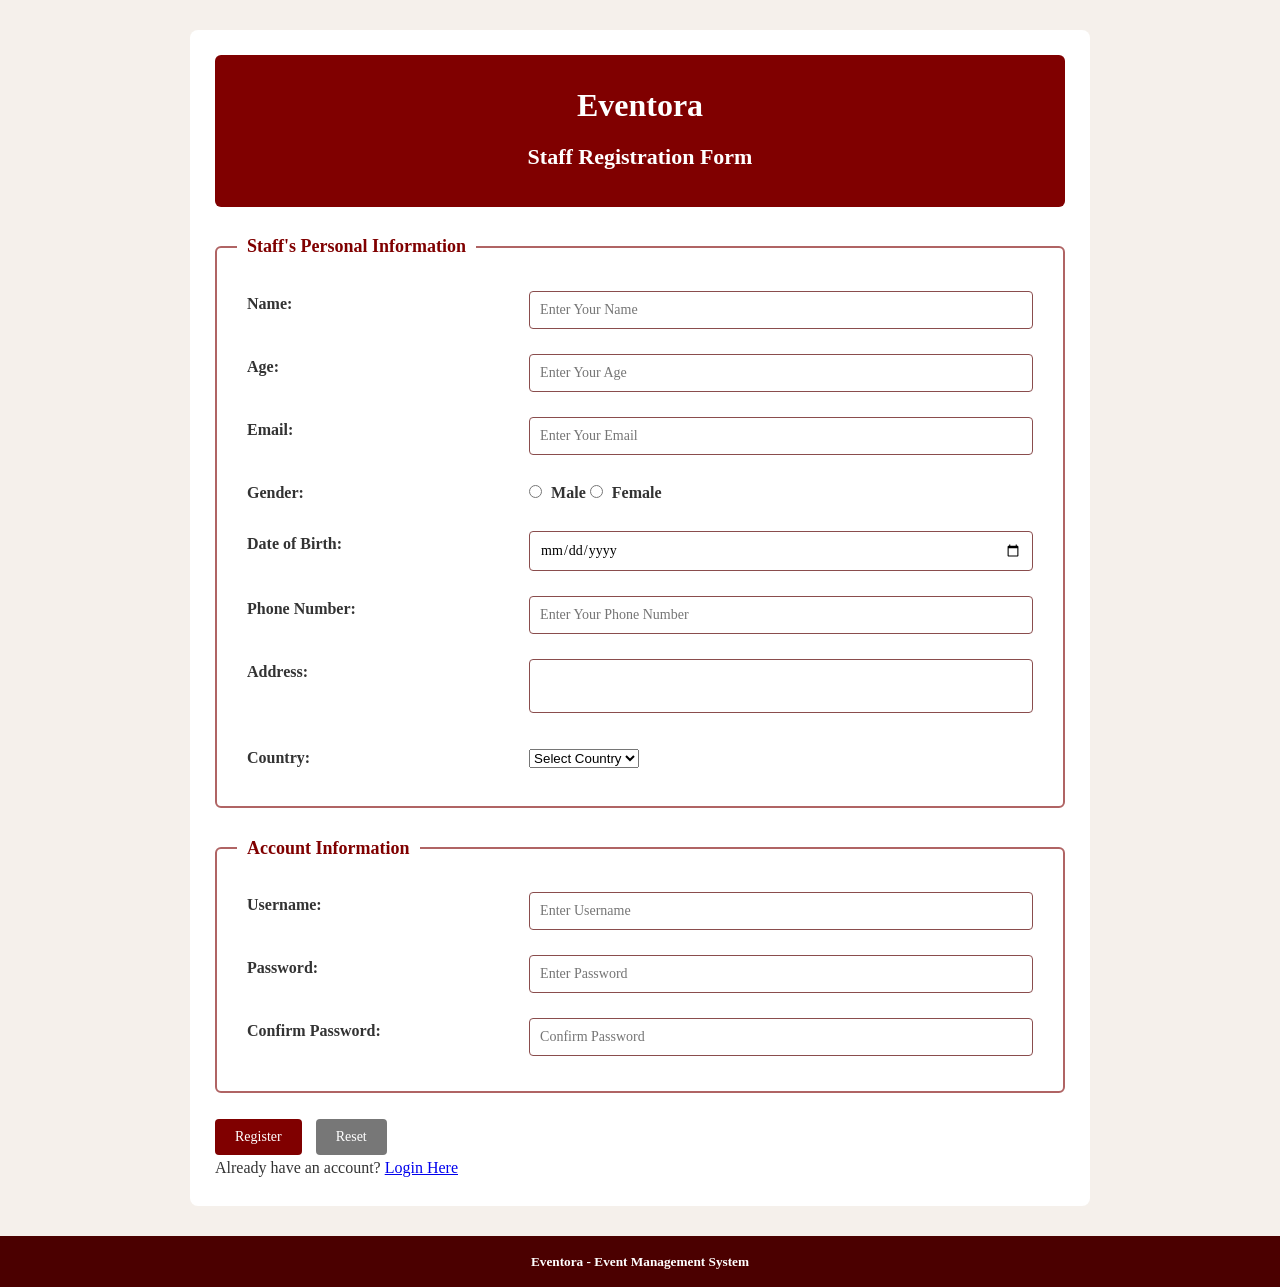
<file: mid/staff_registration.html>
<!DOCTYPE html>
<html lang="en-US">
<head>
    <meta charset="UTF-8">
    <meta name="viewport" content="width=device-width, initial-scale=1.0">
    <link rel="stylesheet" href="css/staff_registration.css">
    <script src="js/staff_registration.js"defer></script>
    <title>Eventora - Staff Registration Form</title>
</head>

<body>

    <div class="container">

        <div class="header">
            <h1>Eventora</h1>
            <h2>Staff Registration Form</h2>
        </div>

        <form onsubmit="return collect_data()">

            <fieldset>
                <legend>Staff's Personal Information</legend>

                <table>
                    <tr>
                        <td>
                            <label for="Name"> Name:</label>
                        </td>
                        <td>
                            <input type="text" name="Name" id="Name" placeholder="Enter Your Name">
                            <p id="NameError"></p>
                        </td>
                    </tr>

                    <tr>
                        <td>
                            <label for="Age">Age:</label>
                        </td>
                        <td>
                            <input type="number" name="Age" id="Age" placeholder="Enter Your Age">
                            <p id="AgeError"></p>
                        </td>
                    </tr>

                    <tr>
                        <td>
                            <label for="Email">Email:</label>
                        </td>
                        <td>
                            <input type="text" name="Email" id="Email" placeholder="Enter Your Email">
                            <p id="EmailError"></p>
                        </td>
                    </tr>

                    <tr>
                        <td>
                            <label>Gender:</label>
                        </td>
                        <td>
                            <input type="radio" name="gender" id="Male" value="Male">
                            <label for="Male">Male</label>

                            <input type="radio" name="gender" id="Female" value="Female">
                            <label for="Female">Female</label>

                            <p id="GenderError"></p>
                        </td>
                    </tr>

                    <tr>
                        <td>
                            <label for="DOB">Date of Birth:</label>
                        </td>
                        <td>
                            <input type="date" name="DOB" id="DOB">
                            <p id="DOBError"></p>
                        </td>
                    </tr>

                    <tr>
                        <td>
                            <label for="Phone">Phone Number:</label>
                        </td>
                        <td>
                            <input type="tel" name="Phone" id="Phone" placeholder="Enter Your Phone Number">
                            <p id="PhoneError"></p>
                        </td>
                    </tr>

                    <tr>
                        <td>
                            <label for="Address">Address:</label>
                        </td>
                        <td>
                            <textarea id="Address" for="Address"  style="resize: none;"> </textarea>
                            <p id="AddressError"></p>
                        </td>
                    </tr>

                    <tr>
                        <td>
                            <label for="Country">Country:</label>
                        </td>
                        <td>
                            <select name="Country" id="Country">
                                <option value="">Select Country</option>
                                <option value="Bangladesh">Bangladesh</option>
                                <option value="USA">USA</option>
                                <option value="UK">UK</option>
                                <option value="Australia">Australia</option>
                                <option value="Japan">Japan</option>
                            </select>
                            <p id="CountryError"></p>
                        </td>
                    </tr>
                </table>
            </fieldset>

            <br>

            <fieldset>
                <legend>Account Information</legend>

                <table>
                    <tr>
                        <td>
                            <label for="username">Username:</label>
                        </td>
                        <td>
                            <input type="text" name="username" id="username" placeholder="Enter Username">
                            <p id="UsernameError"></p>
                        </td>
                    </tr>

                    <tr>
                        <td>
                            <label for="password">Password:</label>
                        </td>
                        <td>
                            <input type="password" name="password" id="password" placeholder="Enter Password">
                            <p id="PasswordError"></p>
                        </td>
                    </tr>

                    <tr>
                        <td>
                            <label for="confirmPassword">Confirm Password:</label>
                        </td>
                        <td>
                            <input type="password" name="confirmPassword" id="confirmPassword" placeholder="Confirm Password">
                            <p id="ConfirmPasswordError"></p>
                        </td>
                    </tr>
                </table>
            </fieldset>

            <br>

            <input type="submit" id="submit" value="Register">
            
        
        <input type="reset" id="reset" value="Reset">
        </form>
        <p class="login-link">
            Already have an account?
            <a href="staff_login.html">Login Here</a>
            
        </div>
    </p>

    <div class="footer">
        <h5>Eventora - Event Management System</h5>
    </div>

</body>
</html>
</file>
<file: mid/css/home_style.css>
* {
    margin: 0;
    padding: 0;
    box-sizing: border-box;
    font-family: Arial, sans-serif;
}

body {
    background-color: #f5f7fc;
    color: #222;
}

/* Header */
header {
    background-color: #ffffff;
    padding: 20px 7%;
    display: flex;
    justify-content: space-between;
    align-items: center;
    box-shadow: 0 2px 8px rgba(0,0,0,0.08);
}

.logo h2 {
    color: #3157d5;
    font-size: 28px;
}

nav a {
    text-decoration: none;
    color: #333;
    margin-left: 22px;
    font-size: 15px;
}

nav a:hover {
    color: #3157d5;
}

.register-btn {
    background-color: #3157d5;
    color: white;
    padding: 10px 18px;
    border-radius: 5px;
}

/* Hero */
.hero {
    min-height: 430px;
    background: linear-gradient(120deg, #243b80, #4268dc);
    display: flex;
    align-items: center;
    padding: 60px 10%;
    color: white;
}

.hero-content {
    max-width: 650px;
}

.hero h1 {
    font-size: 45px;
    margin-bottom: 20px;
}

.hero p {
    font-size: 17px;
    line-height: 1.7;
    margin-bottom: 30px;
}

.btn {
    display: inline-block;
    background-color: #3157d5;
    color: white;
    text-decoration: none;
    padding: 11px 20px;
    border-radius: 5px;
    margin-top: 12px;
}

.hero .btn {
    background-color: white;
    color: #3157d5;
}

.secondary-btn {
    margin-left: 10px;
}

/* Common Section */
section h2 {
    text-align: center;
    font-size: 30px;
    margin-bottom: 30px;
}

/* About */
.about {
    padding: 65px 12%;
    text-align: center;
}

.about p {
    line-height: 1.8;
    font-size: 16px;
    color: #555;
}

/* Events */
.events {
    padding: 60px 7%;
    background-color: #ffffff;
}

.event-container {
    display: flex;
    justify-content: center;
    gap: 25px;
    flex-wrap: wrap;
}

.event-card {
    background-color: #f5f7fc;
    padding: 25px;
    width: 300px;
    border-radius: 10px;
    box-shadow: 0 3px 12px rgba(0,0,0,0.08);
}

.event-card h3 {
    color: #3157d5;
    margin-bottom: 15px;
}

.event-card p {
    margin: 12px 0;
    color: #555;
}

/* User Roles */
.roles {
    padding: 60px 7%;
}

.role-container {
    display: flex;
    justify-content: center;
    flex-wrap: wrap;
    gap: 20px;
}

.role-card {
    background-color: white;
    padding: 25px;
    width: 230px;
    text-align: center;
    border-radius: 10px;
    box-shadow: 0 3px 12px rgba(0,0,0,0.08);
}

.role-card h3 {
    color: #3157d5;
    margin-bottom: 12px;
}

.role-card p {
    color: #555;
    line-height: 1.6;
}

/* Footer */
footer {
    background-color: #1d2c50;
    color: white;
    text-align: center;
    padding: 25px;
    line-height: 1.8;
}

/* Responsive */
@media (max-width: 768px) {

    header {
        flex-direction: column;
        gap: 20px;
    }

    nav {
        text-align: center;
        line-height: 2.5;
    }

    nav a {
        margin: 5px;
    }

    .hero h1 {
        font-size: 32px;
    }

    .event-card {
        width: 100%;
    }

    .role-card {
        width: 100%;
    }
}
</file>
<file: mid/css/admin.css>
/* admin.css - Light Green theme */
* {
    margin: 0;
    padding: 0;
    box-sizing: border-box;
}

body {
    font-family: Arial, Helvetica, sans-serif;
    background-color: #eef8ee;
    color: #333333;
    line-height: 1.6;
    padding: 25px;
}


.header {
    text-align: center;
    background-color: #a5d6a7;
    color: #1b5e20;
    padding: 20px;
    border-radius: 6px;
    margin: 0 auto 20px;
    max-width: 900px;
}

.header h1 {
    font-size: 30px;
    margin-bottom: 5px;
}

.header h2 {
    font-size: 22px;
    font-weight: normal;
}


form {
    width: 100%;
    max-width: 900px;
    margin: 0 auto;
}

fieldset {
    background-color: white;
    border: 1px solid #cccccc;
    border-radius: 6px;
    padding: 20px;
    margin-bottom: 15px;
}

legend {
    font-size: 18px;
    font-weight: bold;
    color: #2e7d32;
    padding: 0 10px;
}


table {
    width: 100%;
    border-collapse: collapse;
    margin-bottom: 10px;
}

th,
td {
    padding: 10px;
    text-align: left;
    vertical-align: top;
}

td:first-child {
    width: 35%;
}


label {
    font-weight: bold;
}


input[type="text"],
input[type="number"],
input[type="email"],
input[type="password"],
input[type="tel"] {
    width: 100%;
    padding: 10px;
    border: 1px solid #bbbbbb;
    border-radius: 4px;
    font-family: Arial, Helvetica, sans-serif;
    font-size: 14px;
    background-color: #ffffff;
}

input:focus {
    outline: none;
    border-color: #2e7d32;
    box-shadow: 0 0 4px rgba(46, 125, 50, 0.3);
}


.hint {
    font-size: 12px;
    color: #666666;
    margin-top: 4px;
}

.link-row {
    margin-top: 12px;
    font-size: 14px;
}

.link-row a {
    color: #2e7d32;
    font-weight: bold;
    text-decoration: none;
}

.link-row a:hover {
    text-decoration: underline;
}


.error {
    color: red;
    font-size: 13px;
    margin-top: 4px;
}

.success {
    color: #138754;
    font-weight: bold;
}

#SummaryResult,
#CategoryMessage {
    margin: 10px 0;
}


input[type="submit"],
button {
    padding: 10px 20px;
    border: none;
    border-radius: 4px;
    cursor: pointer;
    font-family: Arial, Helvetica, sans-serif;
    font-size: 14px;
    background-color: #2e7d32;
    color: white;
}

input[type="submit"]:hover,
button:hover {
    background-color: #1b5e20;
}

input[type="reset"] {
    padding: 10px 20px;
    border: none;
    border-radius: 4px;
    cursor: pointer;
    font-family: Arial, Helvetica, sans-serif;
    font-size: 14px;
    background-color: #dddddd;
    color: #333333;
    margin-left: 8px;
}

input[type="reset"]:hover {
    background-color: #bbbbbb;
}


th {
    background-color: #2e7d32;
    color: white;
}

table[border="1"] th,
table[border="1"] td {
    border: 1px solid #cccccc;
}

table[border="1"] tr:nth-child(even) td {
    background-color: #f1f8f1;
}

.deleteBtn {
    background-color: #dc3545;
}

.deleteBtn:hover {
    background-color: #b52a37;
}


.header.attached {
    border-radius: 6px 6px 0 0;
    margin-bottom: 0;
}


.topnav {
    display: flex;
    gap: 12px;
    background-color: #2e7d32;
    padding: 12px;
    max-width: 900px;
    margin: 0 auto 20px;
    border-radius: 0 0 6px 6px;
}

.topnav a {
    flex: 1;
    text-align: center;
    background-color: #ffffff;
    color: #2e7d32;
    font-weight: bold;
    text-decoration: none;
    padding: 10px 8px;
    border-radius: 8px;
}

.topnav a:hover,
.topnav a.active {
    background-color: #e3f4e3;
}


.userbar {
    max-width: 900px;
    margin: 0 auto 15px;
    font-weight: bold;
    color: #2e7d32;
}

.logout-row {
    max-width: 900px;
    margin: 20px auto 0;
    text-align: center;
}

input[type="button"] {
    padding: 8px 18px;
    border: none;
    border-radius: 4px;
    cursor: pointer;
    font-family: Arial, Helvetica, sans-serif;
    font-size: 14px;
    background-color: #dc3545;
    color: white;
}

input[type="button"]:hover {
    background-color: #b52a37;
}


.footer {
    background-color: #2e7d32;
    color: white;
    text-align: center;
    padding: 15px;
    margin: 20px auto 0;
    max-width: 900px;
    border-radius: 5px;
}

.footer h5 {
    font-size: 14px;
    font-weight: normal;
}


@media screen and (max-width: 600px) {
    body {
        padding: 12px;
    }

    .header h1 {
        font-size: 25px;
    }

    .header h2 {
        font-size: 18px;
    }

    fieldset {
        padding: 12px;
        min-width: 0;
    }

    td {
        padding: 6px;
        font-size: 13px;
    }

    td:first-child {
        width: 40%;
    }

    .topnav {
        flex-wrap: wrap;
    }

    .topnav a {
        flex: 1 1 40%;
    }
}
</file>
<file: mid/css/admin_login.css>
* {
    margin: 0;
    padding: 0;
    box-sizing: border-box;
}

body {
    font-family: Arial, Helvetica, sans-serif;
    background-color: #eaf6fc;
    color: #333333;
    line-height: 1.6;
    padding: 25px;
}


.header {
    text-align: center;
    background-color: #87ceeb;
    color: #0b3d5c;
    padding: 20px;
    border-radius: 6px;
    margin: 0 auto 20px;
    max-width: 520px;
}

.header h1 {
    font-size: 30px;
    margin-bottom: 5px;
}

.header h2 {
    font-size: 22px;
    font-weight: normal;
}


form {
    width: 100%;
    max-width: 520px;
    margin: 0 auto;
}

fieldset {
    background-color: white;
    border: 1px solid #cccccc;
    border-radius: 6px;
    padding: 20px;
    margin-bottom: 15px;
}

legend {
    font-size: 18px;
    font-weight: bold;
    color: #1a7fb5;
    padding: 0 10px;
}


table {
    width: 100%;
    border-collapse: collapse;
    margin-bottom: 10px;
}

th,
td {
    padding: 10px;
    text-align: left;
    vertical-align: top;
}

td:first-child {
    width: 35%;
}


label {
    font-weight: bold;
}


input[type="text"],
input[type="number"],
input[type="email"],
input[type="password"],
input[type="tel"] {
    width: 100%;
    padding: 10px;
    border: 1px solid #bbbbbb;
    border-radius: 4px;
    font-family: Arial, Helvetica, sans-serif;
    font-size: 14px;
    background-color: #ffffff;
}

input:focus {
    outline: none;
    border-color: #1a7fb5;
    box-shadow: 0 0 4px rgba(26, 127, 181, 0.3);
}


.hint {
    font-size: 12px;
    color: #666666;
    margin-top: 4px;
}

.link-row {
    margin-top: 12px;
    font-size: 14px;
}

.link-row a {
    color: #1a7fb5;
    font-weight: bold;
    text-decoration: none;
}

.link-row a:hover {
    text-decoration: underline;
}


.error {
    color: red;
    font-size: 13px;
    margin-top: 4px;
}

.success {
    color: #138754;
    font-weight: bold;
}

#LoginResult {
    margin: 10px 0;
}


input[type="submit"],
button {
    padding: 10px 20px;
    border: none;
    border-radius: 4px;
    cursor: pointer;
    font-family: Arial, Helvetica, sans-serif;
    font-size: 14px;
    background-color: #1a7fb5;
    color: white;
}

input[type="submit"]:hover,
button:hover {
    background-color: #146591;
}

input[type="reset"] {
    padding: 10px 20px;
    border: none;
    border-radius: 4px;
    cursor: pointer;
    font-family: Arial, Helvetica, sans-serif;
    font-size: 14px;
    background-color: #dddddd;
    color: #333333;
    margin-left: 8px;
}

input[type="reset"]:hover {
    background-color: #bbbbbb;
}


.footer {
    background-color: #1a7fb5;
    color: white;
    text-align: center;
    padding: 15px;
    margin: 20px auto 0;
    max-width: 520px;
    border-radius: 5px;
}

.footer h5 {
    font-size: 14px;
    font-weight: normal;
}


@media screen and (max-width: 600px) {
    body {
        padding: 12px;
    }

    .header h1 {
        font-size: 25px;
    }

    .header h2 {
        font-size: 18px;
    }

    fieldset {
        padding: 12px;
        min-width: 0;
    }

    td {
        padding: 6px;
        font-size: 13px;
    }

    td:first-child {
        width: 40%;
    }
}
</file>
<file: mid/css/admin_registration.css>
/* admin_registration.css - Magenta theme */
* {
    margin: 0;
    padding: 0;
    box-sizing: border-box;
}

body {
    font-family: Arial, Helvetica, sans-serif;
    background-color: #fbeaf7;
    color: #333333;
    line-height: 1.6;
    padding: 25px;
}


.header {
    text-align: center;
    background-color: #b0188c;
    color: #ffffff;
    padding: 20px;
    border-radius: 6px;
    margin: 0 auto 20px;
    max-width: 900px;
}

.header h1 {
    font-size: 30px;
    margin-bottom: 5px;
}

.header h2 {
    font-size: 22px;
    font-weight: normal;
}


form {
    width: 100%;
    max-width: 900px;
    margin: 0 auto;
}

fieldset {
    background-color: white;
    border: 1px solid #cccccc;
    border-radius: 6px;
    padding: 20px;
    margin-bottom: 15px;
}

legend {
    font-size: 18px;
    font-weight: bold;
    color: #b0188c;
    padding: 0 10px;
}


table {
    width: 100%;
    border-collapse: collapse;
    margin-bottom: 10px;
}

th,
td {
    padding: 10px;
    text-align: left;
    vertical-align: top;
}

td:first-child {
    width: 35%;
}


label {
    font-weight: bold;
}


input[type="text"],
input[type="number"],
input[type="email"],
input[type="password"],
input[type="tel"] {
    width: 100%;
    padding: 10px;
    border: 1px solid #bbbbbb;
    border-radius: 4px;
    font-family: Arial, Helvetica, sans-serif;
    font-size: 14px;
    background-color: #ffffff;
}

input:focus {
    outline: none;
    border-color: #b0188c;
    box-shadow: 0 0 4px rgba(176, 24, 140, 0.3);
}


.hint {
    font-size: 12px;
    color: #666666;
    margin-top: 4px;
}

.link-row {
    margin-top: 12px;
    font-size: 14px;
}

.link-row a {
    color: #b0188c;
    font-weight: bold;
    text-decoration: none;
}

.link-row a:hover {
    text-decoration: underline;
}

/* Error and Result Messages */
.error {
    color: red;
    font-size: 13px;
    margin-top: 4px;
}

.success {
    color: #138754;
    font-weight: bold;
}

#RegisterResult {
    margin: 10px 0;
}

/* Buttons */
input[type="submit"],
button {
    padding: 10px 20px;
    border: none;
    border-radius: 4px;
    cursor: pointer;
    font-family: Arial, Helvetica, sans-serif;
    font-size: 14px;
    background-color: #b0188c;
    color: white;
}

input[type="submit"]:hover,
button:hover {
    background-color: #8d1270;
}

input[type="reset"] {
    padding: 10px 20px;
    border: none;
    border-radius: 4px;
    cursor: pointer;
    font-family: Arial, Helvetica, sans-serif;
    font-size: 14px;
    background-color: #dddddd;
    color: #333333;
    margin-left: 8px;
}

input[type="reset"]:hover {
    background-color: #bbbbbb;
}


.footer {
    background-color: #7a0f63;
    color: white;
    text-align: center;
    padding: 15px;
    margin: 20px auto 0;
    max-width: 900px;
    border-radius: 5px;
}

.footer h5 {
    font-size: 14px;
    font-weight: normal;
}


@media screen and (max-width: 600px) {
    body {
        padding: 12px;
    }

    .header h1 {
        font-size: 25px;
    }

    .header h2 {
        font-size: 18px;
    }

    fieldset {
        padding: 12px;
        min-width: 0;
    }

    td {
        padding: 6px;
        font-size: 13px;
    }

    td:first-child {
        width: 40%;
    }
}
</file>
<file: mid/css/customer_style.css>
/* Basic Setup */
* {
    margin: 0;
    padding: 0;
    box-sizing: border-box;
}

body {
    font-family: Arial, Helvetica, sans-serif;
    background-color: #f2f2f2;
    color: #333333;
    line-height: 1.6;
}

/* Main Container */
.container {
    width: 80%;
    max-width: 900px;
    margin: 30px auto;
    background-color: white;
    padding: 25px;
    border-radius: 8px;
    box-shadow: 0 0 10px rgba(0, 0, 0, 0.1);
}

/* Header */
.header {
    text-align: center;
    background-color: #3157d5;
    color: white;
    padding: 20px;
    border-radius: 6px;
    margin-bottom: 20px;
}

.header h1 {
    font-size: 30px;
    margin-bottom: 5px;
}

.header h2 {
    font-size: 22px;
    font-weight: normal;
}

/* Navigation Bar */
.topnav {
    background-color: #263b75;
    padding: 12px;
    text-align: center;
    margin-bottom: 25px;
    border-radius: 5px;
}

.topnav a {
    color: white;
    text-decoration: none;
    padding: 10px 18px;
    display: inline-block;
}

.topnav a:hover {
    background-color: #ffffff;
    color: #263b75;
    border-radius: 4px;
}

/* Form */
form {
    width: 100%;
}

fieldset {
    border: 1px solid #cccccc;
    border-radius: 6px;
    padding: 20px;
    margin-bottom: 15px;
}

legend {
    font-size: 18px;
    font-weight: bold;
    color: #3157d5;
    padding: 0 10px;
}

/* Table */
table {
    width: 100%;
    border-collapse: collapse;
}

td {
    padding: 10px;
    vertical-align: top;
}

td:first-child {
    width: 35%;
}

/* Labels */
label {
    font-weight: bold;
}

/* Text Fields */
input[type="text"],
input[type="number"],
input[type="email"],
input[type="password"],
input[type="date"],
input[type="tel"],
select,
textarea {
    width: 100%;
    padding: 10px;
    border: 1px solid #bbbbbb;
    border-radius: 4px;
    font-family: Arial, Helvetica, sans-serif;
    font-size: 14px;
    background-color: #ffffff;
}

input:focus,
select:focus,
textarea:focus {
    outline: none;
    border-color: #3157d5;
    box-shadow: 0 0 4px rgba(49, 87, 213, 0.3);
}

/* Radio Buttons */
input[type="radio"] {
    margin: 8px 5px 8px 0;
}

/* Error Messages */
#NameError,
#AgeError,
#EmailError,
#GenderError,
#PhoneError,
#CountryError,
#UsernameError,
#PasswordError,
#ConfirmPasswordError,
#DOBError,
#AddressError
 {
    color: red;
    font-size: 13px;
    margin-top: 4px;
}

/* Submit and Reset Buttons */
input[type="submit"],
input[type="reset"] {
    padding: 11px 22px;
    border: none;
    border-radius: 4px;
    cursor: pointer;
    font-size: 15px;
    margin: 5px 8px 5px 0;
}

input[type="submit"] {
    background-color: #3157d5;
    color: white;
}

input[type="submit"]:hover {
    background-color: #2443ac;
}

input[type="reset"] {
    background-color: #dddddd;
    color: #333333;
}

input[type="reset"]:hover {
    background-color: #bbbbbb;
}

/* Footer */
.footer {
    background-color: #263b75;
    color: white;
    text-align: center;
    padding: 15px;
    margin-top: 20px;
}

.footer h5 {
    font-size: 14px;
    font-weight: normal;
}

/* Responsive Design */
@media screen and (max-width: 600px) {
    .container {
        width: 95%;
        padding: 15px;
        margin: 15px auto;
    }

    .header h1 {
        font-size: 25px;
    }

    .header h2 {
        font-size: 18px;
    }

    fieldset {
        padding: 12px;
    }

    td {
        display: block;
        width: 100%;
        padding: 6px;
    }

    td:first-child {
        width: 100%;
        padding-bottom: 0;
    }

    .topnav a {
        padding: 8px 10px;
    }
}
</file>
<file: mid/css/customer_dashboard.css>
* {
    margin: 0;
    padding: 0;
    box-sizing: border-box;
}

body {
    font-family: Arial, sans-serif;
    background-color: #ececec;
    color: #333;
}


header {
    background-color: #559907;
    color: white;
    padding: 18px 5%;
    display: flex;
    justify-content: space-between;
    align-items: center;
}

.logo {
    font-size: 26px;
    font-weight: bold;
}

nav {
    display: flex;
    gap: 25px;
}

nav a {
    color: white;
    text-decoration: none;
    font-size: 15px;
}

nav a:hover {
    text-decoration: underline;
}

.logout-btn {
    background-color: white;
    color: #559907;
    padding: 10px 18px;
    text-decoration: none;
    border-radius: 5px;
}


.welcome {
    background-color: #e5ffe4;
    padding: 45px 5%;
    text-align: center;
}

.welcome h1 {
    color: #559907;
    font-size: 32px;
    margin-bottom: 12px;
}

.welcome p {
    font-size: 17px;
    color: #555;
}


.summary {
    display: flex;
    justify-content: center;
    gap: 25px;
    padding: 30px 5%;
}

.summary-card {
    background-color: white;
    width: 250px;
    padding: 25px;
    text-align: center;
    border-radius: 10px;
    box-shadow: 0 2px 10px rgba(0,0,0,0.08);
}

.summary-card h3 {
    color: #555;
    margin-bottom: 15px;
}

.summary-card p {
    color: #559907;
    font-size: 28px;
    font-weight: bold;
}

/* Events Section */
.events-section {
    padding: 30px 5%;
}

.events-section h2,
.booking-section h2,
.profile-section h2 {
    color: #559907;
    margin-bottom: 25px;
}

/* Search Area */
.search-area {
    display: flex;
    gap: 12px;
    margin-bottom: 30px;
}

.search-area input,
.search-area select {
    padding: 12px;
    border: 1px solid #ccc;
    border-radius: 5px;
    font-size: 15px;
}

.search-area input {
    flex: 1;
}

.search-area button,
.event-info button {
    background-color: #559907;
    color: white;
    border: none;
    padding: 12px 20px;
    border-radius: 5px;
    cursor: pointer;
}

.search-area button:hover,
.event-info button:hover {
    background-color: #559907;
}

/* Event Cards */
.event-container {
    display: grid;
    grid-template-columns: repeat(3, 1fr);
    gap: 25px;
}

.event-card {
    background-color: white;
    border-radius: 10px;
    overflow: hidden;
    box-shadow: 0 2px 10px rgba(0,0,0,0.08);
}

.event-image {
    height: 150px;
    display: flex;
    justify-content: center;
    align-items: center;
    color: white;
    font-size: 22px;
    font-weight: bold;
}

.tech {
    background: linear-gradient(135deg, #559907, #84e514);
}

.music {
    background: linear-gradient(135deg, #559907, #84e514);
}

.education {
    background: linear-gradient(135deg, #559907, #84e514);
}

.event-info {
    padding: 20px;
}

.event-info h3 {
    margin-bottom: 15px;
    color: #333;
}

.event-info p {
    margin-bottom: 10px;
    color: #666;
}

.event-info h4 {
    color: #559907;
    margin: 15px 0;
}

/* Booking History */
.booking-section {
    padding: 30px 5%;
}

table {
    width: 100%;
    border-collapse: collapse;
    background-color: white;
}

th, td {
    padding: 15px;
    text-align: left;
    border: 1px solid #ddd;
}

th {
    background-color: #559907;
    color: white;
}

.confirmed {
    color: #559907;
    font-weight: bold;
}

/* Profile Section */
.profile-section {
    background-color: white;
    margin: 20px 5%;
    padding: 25px;
    border-radius: 10px;
}

.profile-section p {
    margin: 12px 0;
}

/* Footer */
footer {
    background-color: #376701;
    color: white;
    text-align: center;
    padding: 20px;
    margin-top: 30px;
}

/* Responsive Design */
@media (max-width: 768px) {
    header {
        flex-direction: column;
        gap: 15px;
    }

    nav {
        flex-wrap: wrap;
        justify-content: center;
        gap: 15px;
    }

    .summary {
        flex-direction: column;
        align-items: center;
    }

    .summary-card {
        width: 100%;
    }

    .event-container {
        grid-template-columns: 1fr;
    }

    .search-area {
        flex-direction: column;
    }

    .booking-section {
        overflow-x: auto;
    }

    table {
        min-width: 600px;
    }
}
</file>
<file: mid/css/customer_login.css>
* {
    margin: 0;
    padding: 0;
    box-sizing: border-box;
    font-family: Georgia, serif;
}

body {
    background-color: #f5f0eb;
    color: #333333;
}


header {
    background-color: #559907;
    color: white;
    padding: 20px 7%;
    display: flex;
    justify-content: space-between;
    align-items: center;
    box-shadow: 0 2px 8px rgba(0,0,0,0.08);
}

.logo h2 {
    color: white;
    font-size: 28px;
}

nav a {
    text-decoration: none;
    color: white;
    margin-left: 20px;
}
    

nav a:hover {
    color: #94e23b;
}


.login-section {
    min-height: 80vh;
    display: flex;
    justify-content: center;
    align-items: center;
    padding: 40px 20px;
}

.login-container {
    background-color: white;
    width: 420px;
    padding: 35px;
    border-radius: 8px;
    border: 1px solid #acc490;
    box-shadow: 0 4px 18px rgba(0,0,0,0.10);
}

.login-container h1 {
    text-align: center;
    color: #559907;
    margin-bottom: 10px;
}

.subtitle {
    text-align: center;
    color: #99af81;
    margin-bottom: 30px;
}


.form-group {
    margin-bottom: 18px;
}

.form-group label {
    display: block;
    margin-bottom: 8px;
    font-weight: bold;
}

.form-group input,
.form-group select {
    width: 100%;
    padding: 12px;
    border: 1px solid #acc490;
    border-radius: 4px;
    font-size: 14px;
    outline: none;
}

.form-group input:focus,
.form-group select:focus {
    border: 2px solid #559907;
}


.error {
    color: red;
    font-size: 13px;
    margin-top: 5px;
}


.login-btn {
    width: 100%;
    padding: 13px;
    background-color: #559907;
    color: white;
    border: none;
    border-radius: 4px;
    font-size: 15px;
    cursor: pointer;
    margin-top: 10px;
}

.login-btn:hover {
    background-color: #7dd21b;
}


.register-link {
    text-align: center;
    margin-top: 22px;
    font-size: 14px;
}

.register-link a {
    color: #559907;
    text-decoration: none;
    font-weight: bold;
}

.back-home {
    display: block;
    text-align: center;
    margin-top: 20px;
    color: #555555;
    text-decoration: none;
    font-size: 14px;
}

.back-home:hover {
    color: #559907;
}


footer {
    background-color: #559907;
    color: white;
    text-align: center;
    padding: 20px;
}


@media (max-width: 500px) {

    .login-container {
        width: 100%;
        padding: 25px;
    }

    header {
        padding: 18px 5%;
    }
}
</file>
<file: mid/css/customer_registration.css>
* {
    margin: 0;
    padding: 0;
    box-sizing: border-box;
}

body {
    font-family: Georgia, serif;
    background-color: #f5f0eb;
    color: #333333;
    line-height: 1.6;
}

.container {
    width: 80%;
    max-width: 900px;
    margin: 30px auto;
    padding: 25px;
    background-color: white;
    border-radius: 8px;
}


.header {
    background-color: #559907;
    color: white;
    text-align: center;
    padding: 25px;
    border-radius: 6px;
    margin-bottom: 25px;
}

h1 {
    font-size: 32px;
    margin-bottom: 8px;
}

h2 {
    font-size: 22px;
    margin-bottom: 8px;
}

form {
    margin-top: 20px;
}

fieldset {
    border: 2px solid #83e90f;
    padding: 20px;
    border-radius: 6px;
    background-color: white;
}

legend {
    color: #559907;
    font-weight: bold;
    padding: 0 10px;
    font-size: 18px;
}

table {
    width: 100%;
    border-collapse: collapse;
}

td {
    padding: 10px;
    vertical-align: top;
}

td:first-child {
    width: 35%;
}

label {
    font-weight: bold;
}

input[type="text"],
input[type="number"],
input[type="date"],
input[type="email"],
input[type="password"],
input[type="tel"] {
    width: 100%;
    padding: 10px;
    border: 1px solid #559907;
    border-radius: 4px;
    font-size: 14px;
    font-family: Georgia, serif;
    background-color: white;
}

input[type="radio"] {
    width: auto;
    margin-right: 5px;
    cursor: pointer;
}

textarea {
    width: 100%;
    padding: 10px;
    border: 1px solid #559907;
    border-radius: 4px;
    font-size: 14px;
    font-family: Georgia, serif;
    background-color: white;
    resize: none;
}

input:focus {
    outline: none;
    border-color: #559907;
}

textarea:focus {
    outline: none;
    border-color: #559907;
}

.error,
#NameError,
#AgeError,
#EmailError,
#GenderError,
#DOBError,
#PhoneError,
#AddressError,
#CountryError,
#UsernameError,
#PasswordError,
#ConfirmPasswordError {
    color: red;
    font-size: 13px;
    margin-top: 5px;
}

input[type="submit"],
input[type="reset"] {
    padding: 10px 20px;
    border: none;
    border-radius: 4px;
    cursor: pointer;
    font-size: 14px;
    font-family: Georgia, serif;
    margin-right: 10px;
}

input[type="submit"] {
    background-color: #559907;
    color: white;
}

input[type="submit"]:hover {
    background-color: #84e514;
}

input[type="reset"] {
    background-color: #777777;
    color: white;
}

input[type="reset"]:hover {
    background-color: #555555;
}


.footer {
    background-color: #3e6f06;
    color: white;
    text-align: center;
    padding: 15px;
    margin-top: 30px;
}
</file>
<file: mid/css/staff_style.css>
* {
    margin: 0;
    padding: 0;
    box-sizing: border-box;
}

.staff {
    font-family: Georgia, serif;
    background-color: #f5f0eb;
    color: #333333;
}


.header {
    width: 85%;
    margin: 20px auto;
    padding: 25px;
    background-color: #800000;
    color: white;
    text-align: center;
    border-radius: 8px;
}

.header h1 {
    margin-bottom: 8px;
}



.topnav {
    width: 85%;
    margin: 20px auto;
    padding: 15px;
    background-color: #4b0000;
    text-align: center;
    border-radius: 5px;
}

 a {
    color: white;
    text-decoration: none;
    padding: 12px 20px;
    display: inline-block;
}

 a:hover {
    background-color: #800000;
    color: #e6bcbc;
}


.welcome {
    width: 85%;
    margin: 25px auto;
    line-height: 1.8;
}

.welcome h2 {
    color: #800000;
    margin-bottom: 5px;
}



fieldset {
    width: 85%;
    margin: 20px auto;
    padding: 25px;
    background-color: white;
    border: 1px solid #c9aaaa;
    border-radius: 8px;
}

legend {
    color: #800000;
    font-weight: bold;
    font-size: 18px;
    padding: 0 10px;
}




table {
    width: 100%;
    border-collapse: collapse;
    text-align: center;
}

th,
td {
    padding: 15px;
    border: 1px solid #c9aaaa;
}

th {
    background-color: #800000;
    color: white;
}




#searchForm {
    margin: 15px 0;
}

label {
    display: block;
    margin-bottom: 10px;
    font-weight: bold;
}

input[type="text"] {
    width: 300px;
    padding: 11px;
    border: 1px solid #c9aaaa;
    border-radius: 5px;
    font-family: Georgia, serif;
    font-size: 14px;
}

input[type="text"]:focus {
    outline: none;
    border-color: #800000;
}



button {
    padding: 11px 20px;
    background-color: #800000;
    color: white;
    border: none;
    border-radius: 5px;
    cursor: pointer;
    font-family: Georgia, serif;
    font-size: 14px;
}

button:hover {
    background-color: #4b0000;
}


#message {
    margin: 12px 0;
    color: #800000;
    font-weight: bold;
}



#ticketDetails {
    margin-top: 20px;
    padding: 20px;
    background-color: #f5f0eb;
    border: 1px solid #c9aaaa;
    border-radius: 5px;
}

#ticketDetails h3 {
    color: #800000;
    margin-bottom: 15px;
}

#ticketDetails p {
    margin: 12px 0;
    line-height: 1.5;
}

#checkInBtn {
    margin-top: 10px;
}

.logout-btn {
    margin-top: 10px;
    margin-left: 60px;
    margin-bottom: 20px;
    padding: 13px 20px;
    background-color: #800000;
    color: white;
    border: none;
    border-radius: 4px;
    font-size: 15px;
    cursor: pointer;
}
</file>
<file: mid/css/staff_login.css>
* {
    margin: 0;
    padding: 0;
    box-sizing: border-box;
    font-family: Georgia, serif;
}

body {
    background-color: #f5f0eb;
    color: #333333;
}

/* Header */
header {
    background-color: #800000;
    color: white;
    padding: 20px 7%;
    display: flex;
    justify-content: space-between;
    align-items: center;
    box-shadow: 0 2px 8px rgba(0,0,0,0.08);
}

.logo h2 {
    color: white;
    font-size: 28px;
}

nav a {
    text-decoration: none;
    color: white;
    margin-left: 20px;
}
    

nav a:hover {
    color: #c9aaaa;
}

/* Login Section */
.login-section {
    min-height: 80vh;
    display: flex;
    justify-content: center;
    align-items: center;
    padding: 40px 20px;
}

.login-container {
    background-color: white;
    width: 420px;
    padding: 35px;
    border-radius: 8px;
    border: 1px solid #c9aaaa;
    box-shadow: 0 4px 18px rgba(0,0,0,0.10);
}

.login-container h1 {
    text-align: center;
    color: #800000;
    margin-bottom: 10px;
}

.subtitle {
    text-align: center;
    color: #666666;
    margin-bottom: 30px;
}

/* Form */
.form-group {
    margin-bottom: 18px;
}

.form-group label {
    display: block;
    margin-bottom: 8px;
    font-weight: bold;
}

.form-group input,
.form-group select {
    width: 100%;
    padding: 12px;
    border: 1px solid #c9aaaa;
    border-radius: 4px;
    font-size: 14px;
    outline: none;
}

.form-group input:focus,
.form-group select:focus {
    border: 2px solid #800000;
}

/* Error Message */
.error {
    color: red;
    font-size: 13px;
    margin-top: 5px;
}

/* Login Button */
.login-btn {
    width: 100%;
    padding: 13px;
    background-color: #800000;
    color: white;
    border: none;
    border-radius: 4px;
    font-size: 15px;
    cursor: pointer;
    margin-top: 10px;
}

.login-btn:hover {
    background-color: #4b0000;
}

/* Register Link */
.register-link {
    text-align: center;
    margin-top: 22px;
    font-size: 14px;
}

.register-link a {
    color: #800000;
    text-decoration: none;
    font-weight: bold;
}

.back-home {
    display: block;
    text-align: center;
    margin-top: 20px;
    color: #555555;
    text-decoration: none;
    font-size: 14px;
}

.back-home:hover {
    color: #800000;
}

/* Footer */
footer {
    background-color: #4b0000;
    color: white;
    text-align: center;
    padding: 20px;
}

/* Responsive */
@media (max-width: 500px) {

    .login-container {
        width: 100%;
        padding: 25px;
    }

    header {
        padding: 18px 5%;
    }
}
</file>
<file: mid/css/staff_registration.css>
* {
    margin: 0;
    padding: 0;
    box-sizing: border-box;
}

body {
    font-family: Georgia, serif;
    background-color: #f5f0eb;
    color: #333333;
    line-height: 1.6;
}

.container {
    width: 80%;
    max-width: 900px;
    margin: 30px auto;
    padding: 25px;
    background-color: white;
    border-radius: 8px;
}


.header {
    background-color: #800000;
    color: white;
    text-align: center;
    padding: 25px;
    border-radius: 6px;
    margin-bottom: 25px;
}

h1 {
    font-size: 32px;
    margin-bottom: 8px;
}

h2 {
    font-size: 22px;
    margin-bottom: 8px;
}

form {
    margin-top: 20px;
}

fieldset {
    border: 2px solid #b06464;
    padding: 20px;
    border-radius: 6px;
    background-color: white;
}

legend {
    color: #800000;
    font-weight: bold;
    padding: 0 10px;
    font-size: 18px;
}

table {
    width: 100%;
    border-collapse: collapse;
}

td {
    padding: 10px;
    vertical-align: top;
}

td:first-child {
    width: 35%;
}

label {
    font-weight: bold;
}

input[type="text"],
input[type="number"],
input[type="date"],
input[type="email"],
input[type="password"],
input[type="tel"] {
    width: 100%;
    padding: 10px;
    border: 1px solid #8a4d4d;
    border-radius: 4px;
    font-size: 14px;
    font-family: Georgia, serif;
    background-color: white;
}

input[type="radio"] {
    width: auto;
    margin-right: 5px;
    cursor: pointer;
}

textarea {
    width: 100%;
    padding: 10px;
    border: 1px solid #8a4d4d;
    border-radius: 4px;
    font-size: 14px;
    font-family: Georgia, serif;
    background-color: white;
    resize: none;
}

input:focus {
    outline: none;
    border-color: #800000;
}

textarea:focus {
    outline: none;
    border-color: #800000;
}

.error,
#NameError,
#AgeError,
#EmailError,
#GenderError,
#DOBError,
#PhoneError,
#AddressError,
#CountryError,
#UsernameError,
#PasswordError,
#ConfirmPasswordError {
    color: red;
    font-size: 13px;
    margin-top: 5px;
}

input[type="submit"],
input[type="reset"] {
    padding: 10px 20px;
    border: none;
    border-radius: 4px;
    cursor: pointer;
    font-size: 14px;
    font-family: Georgia, serif;
    margin-right: 10px;
}

input[type="submit"] {
    background-color: #800000;
    color: white;
}

input[type="submit"]:hover {
    background-color: #4b0000;
}

input[type="reset"] {
    background-color: #777777;
    color: white;
}

input[type="reset"]:hover {
    background-color: #555555;
}


.footer {
    background-color: #4b0000;
    color: white;
    text-align: center;
    padding: 15px;
    margin-top: 30px;
}
</file>
